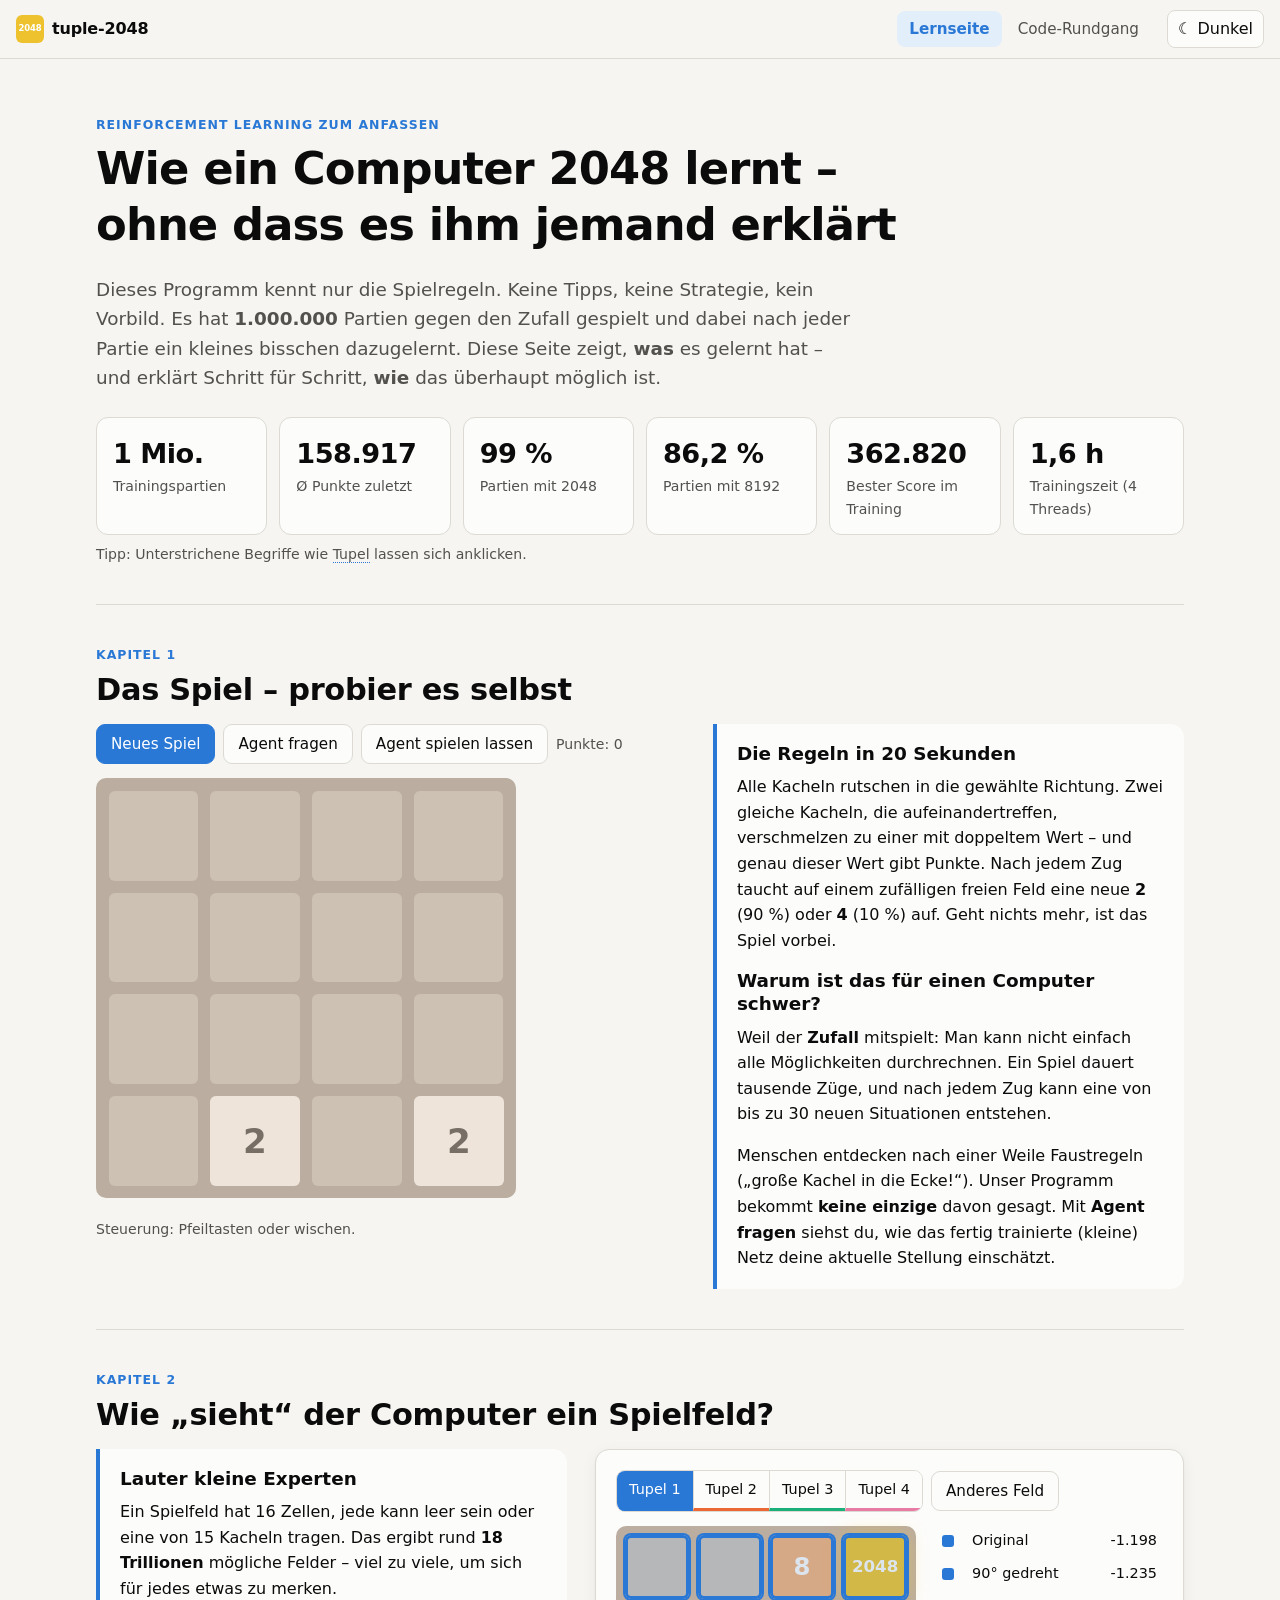
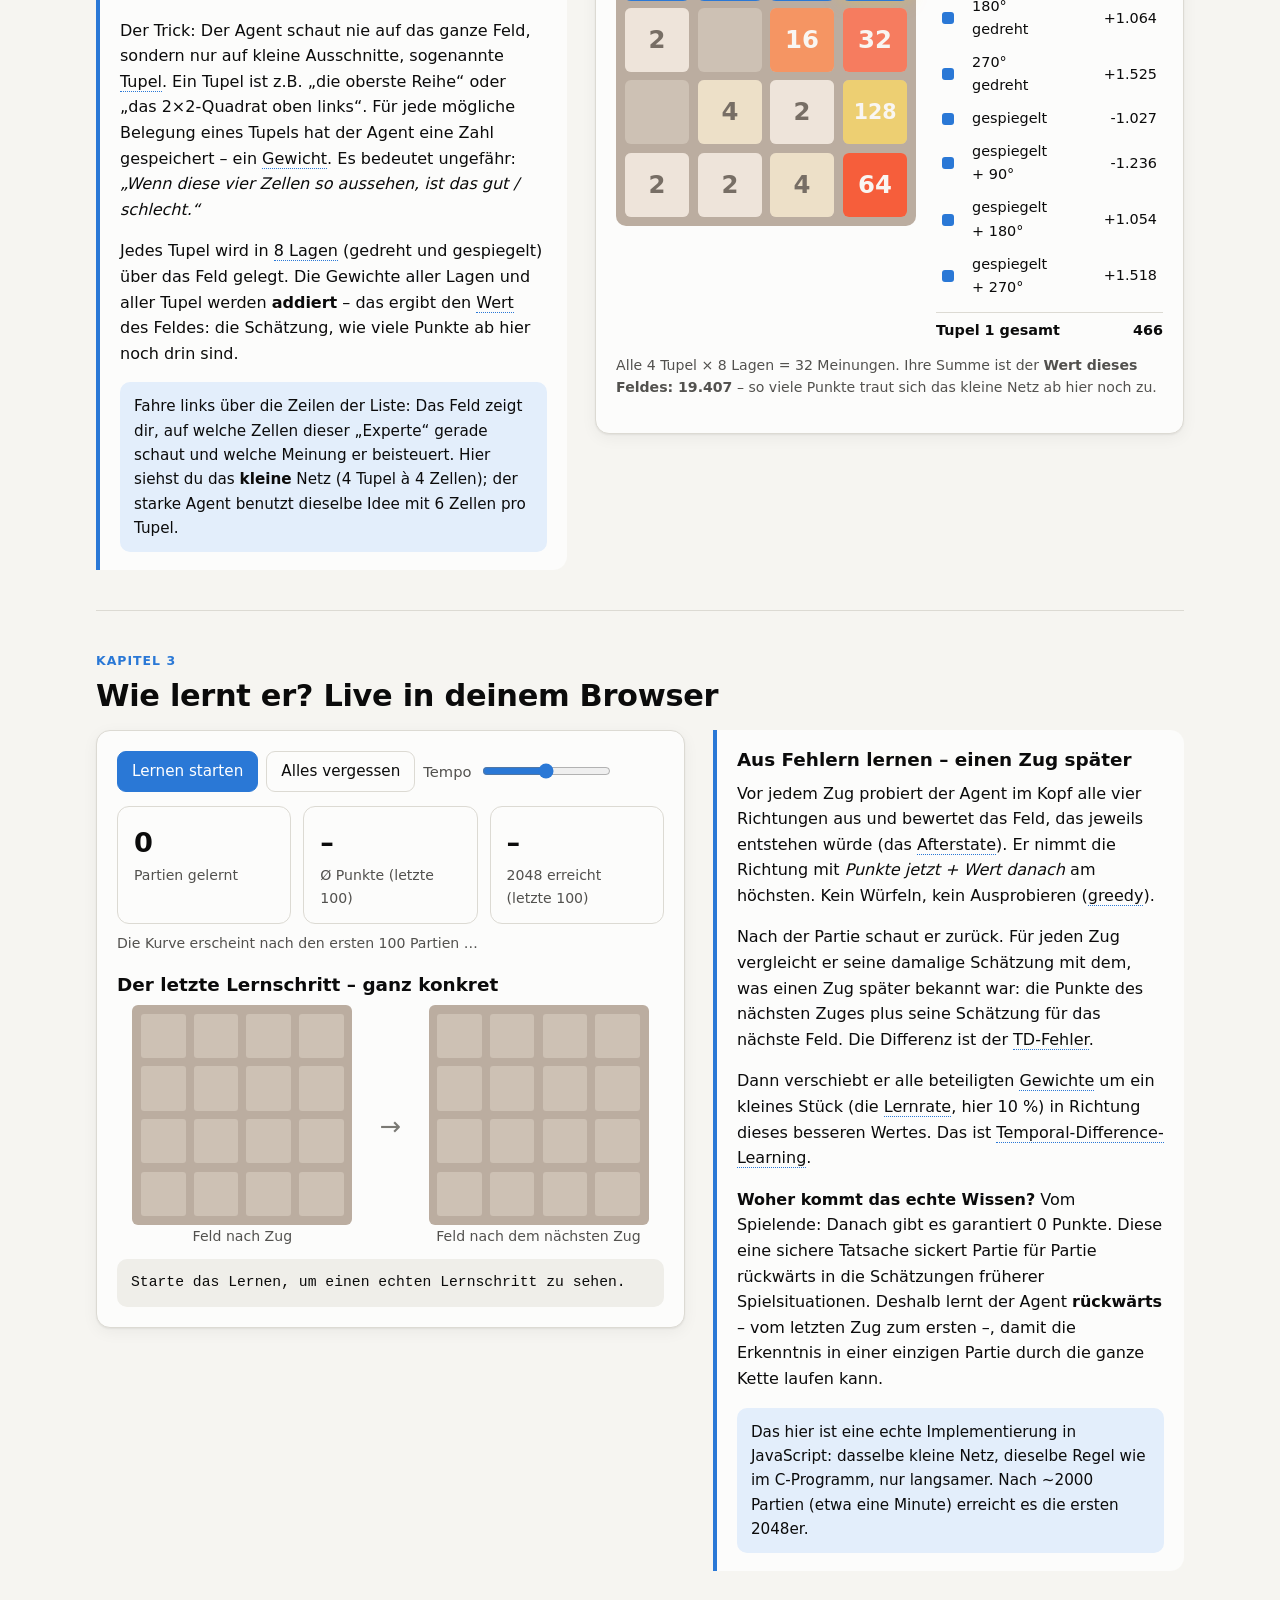
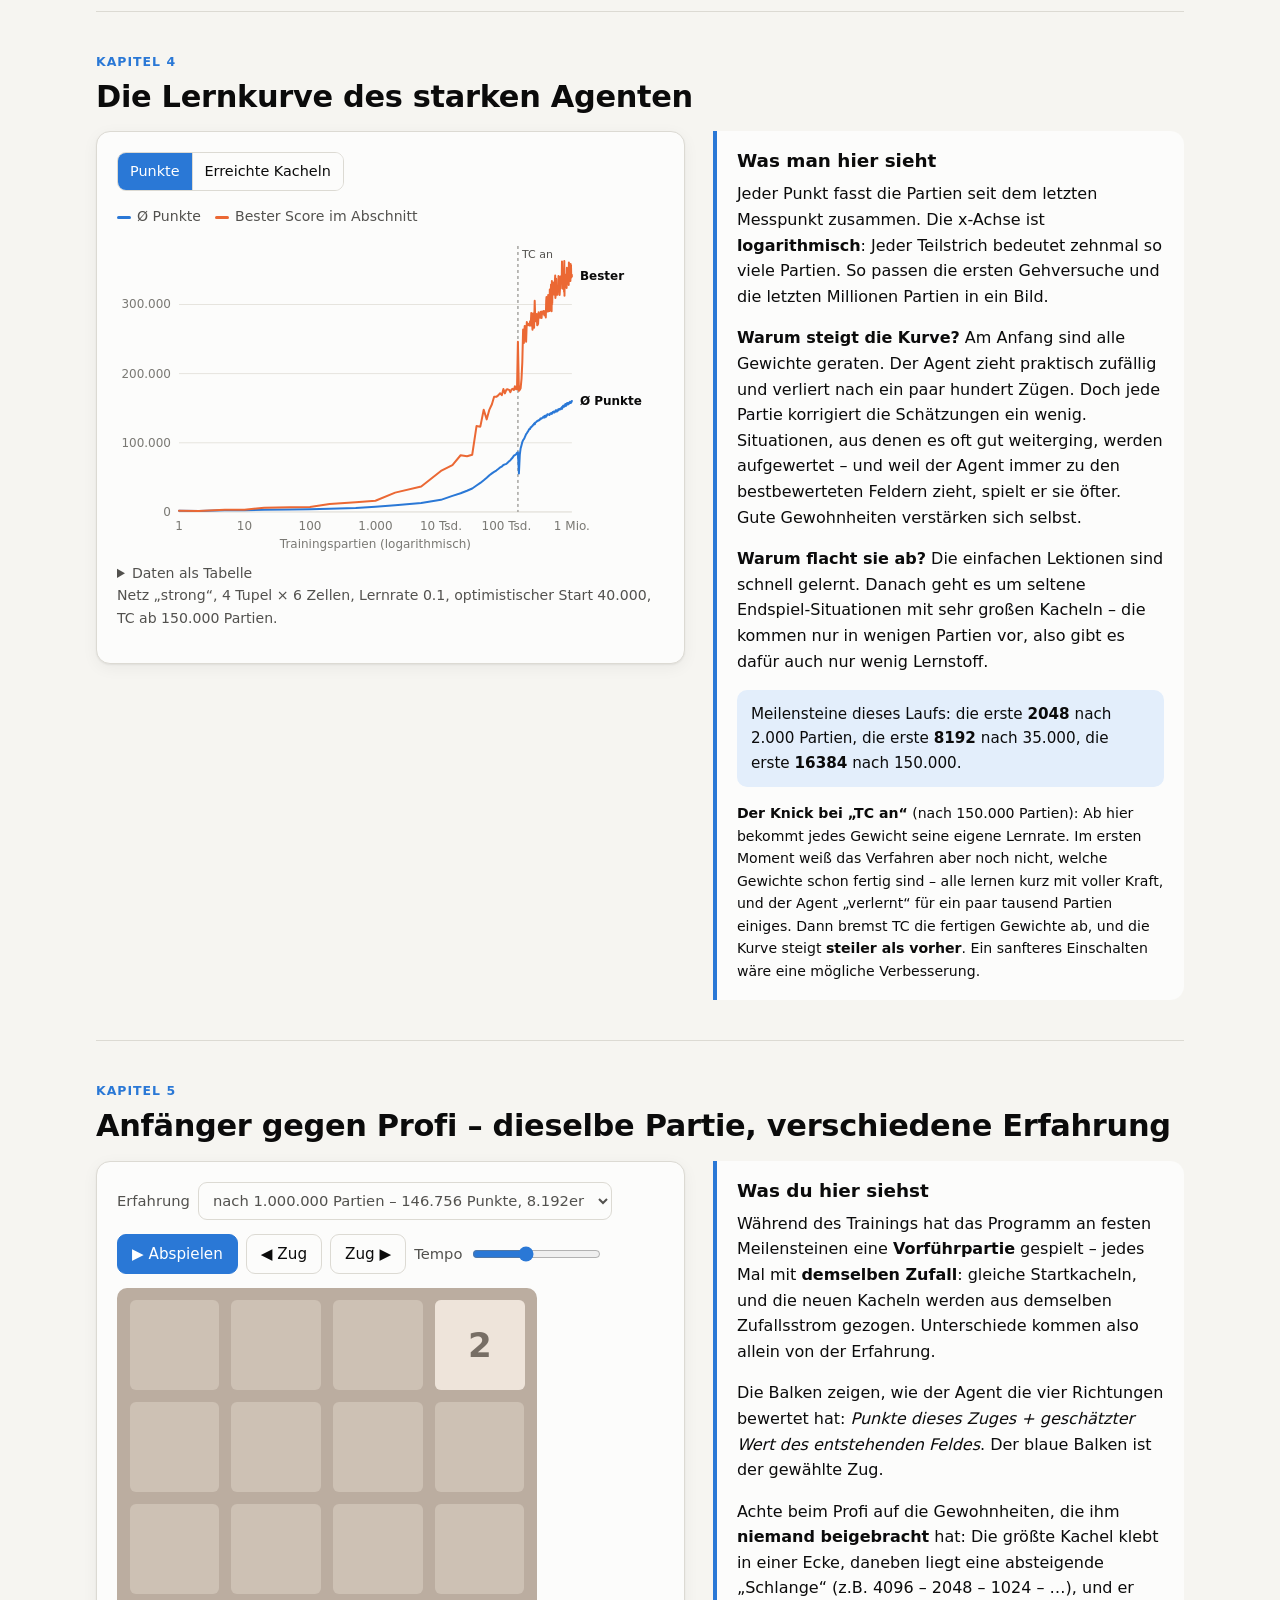
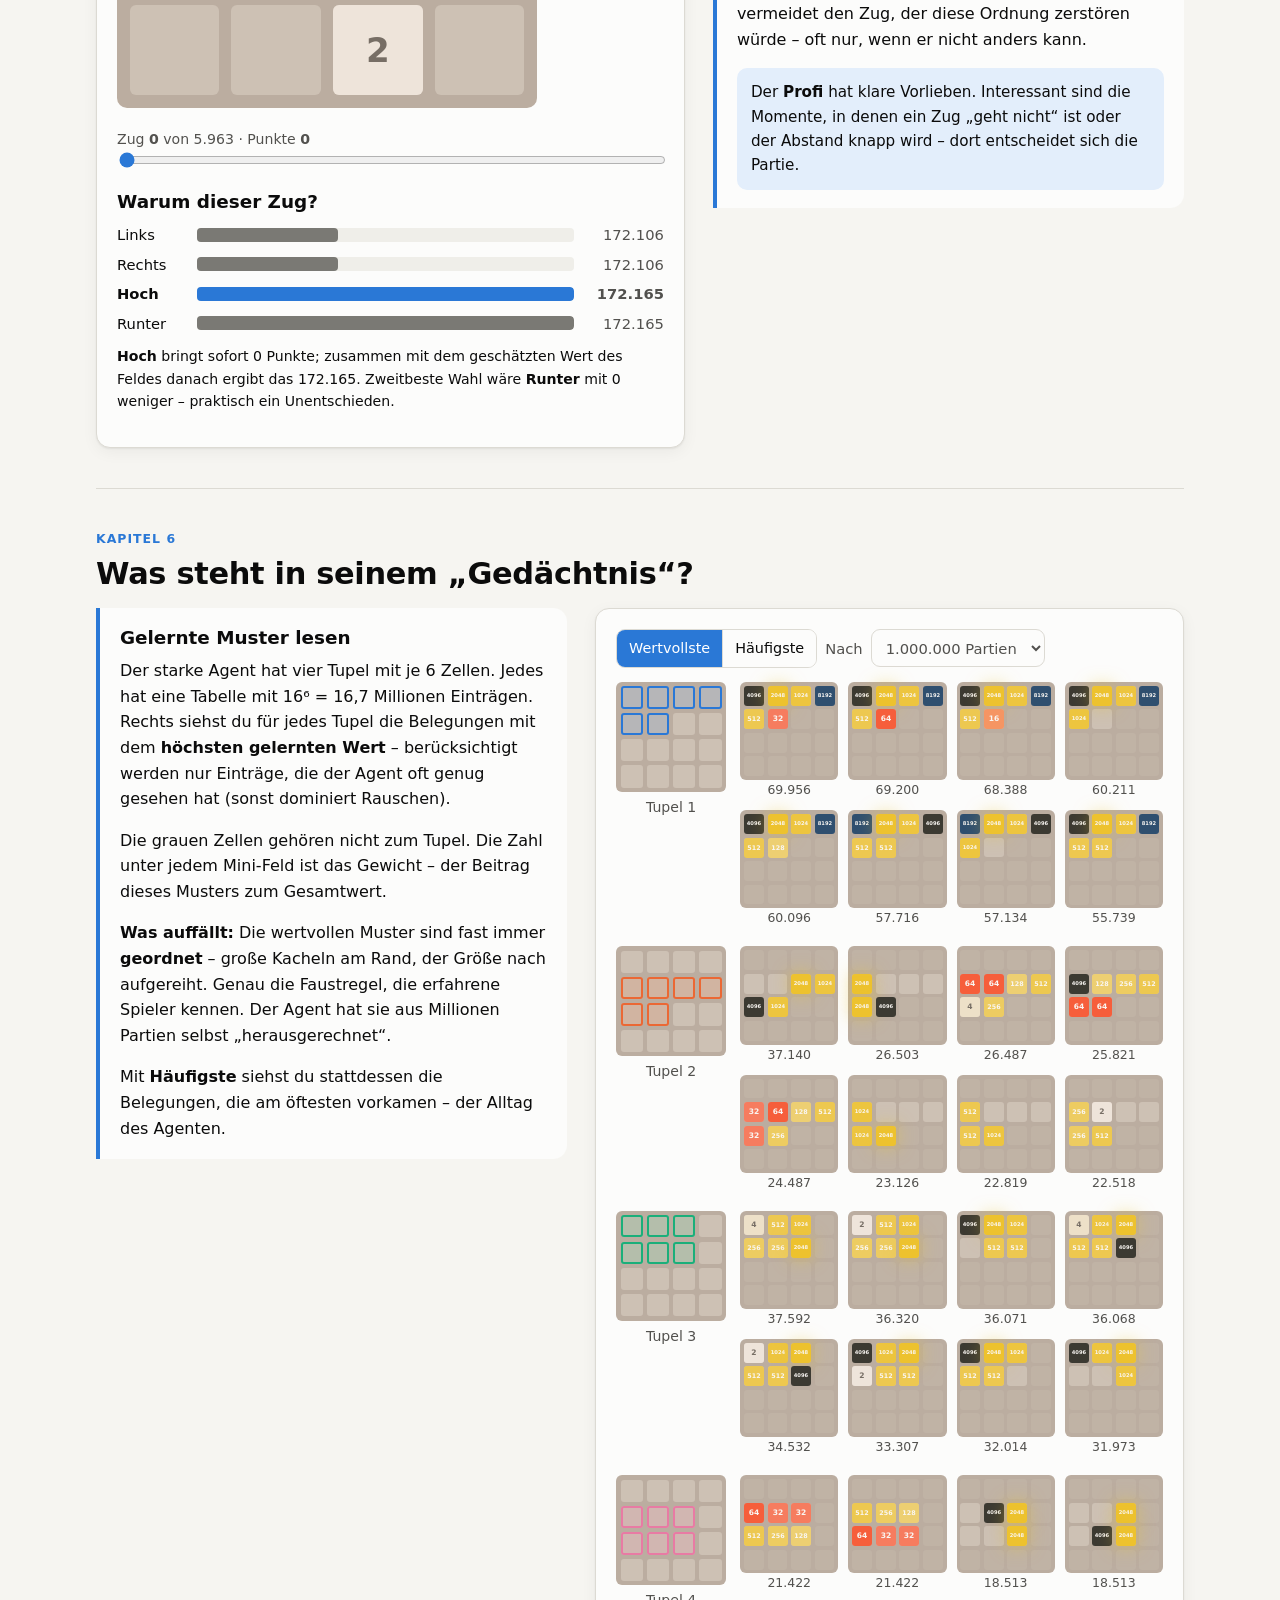
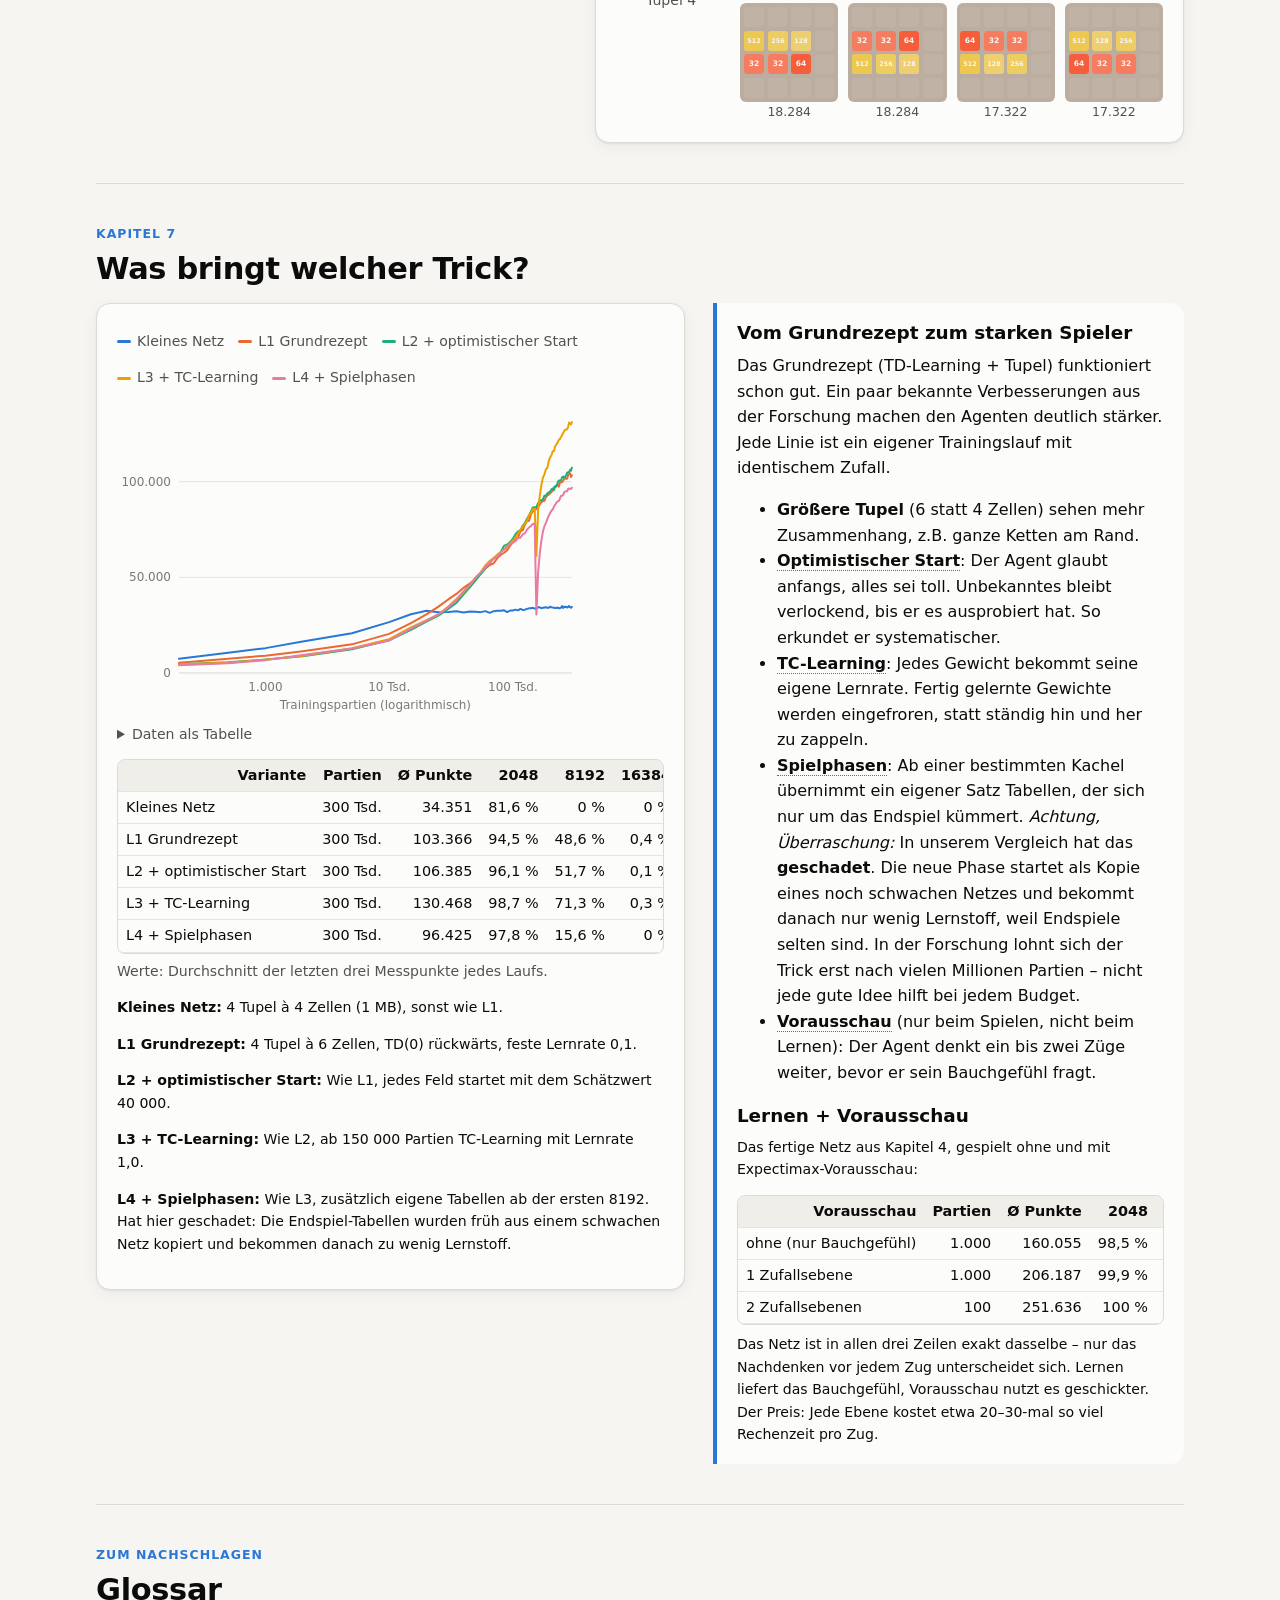
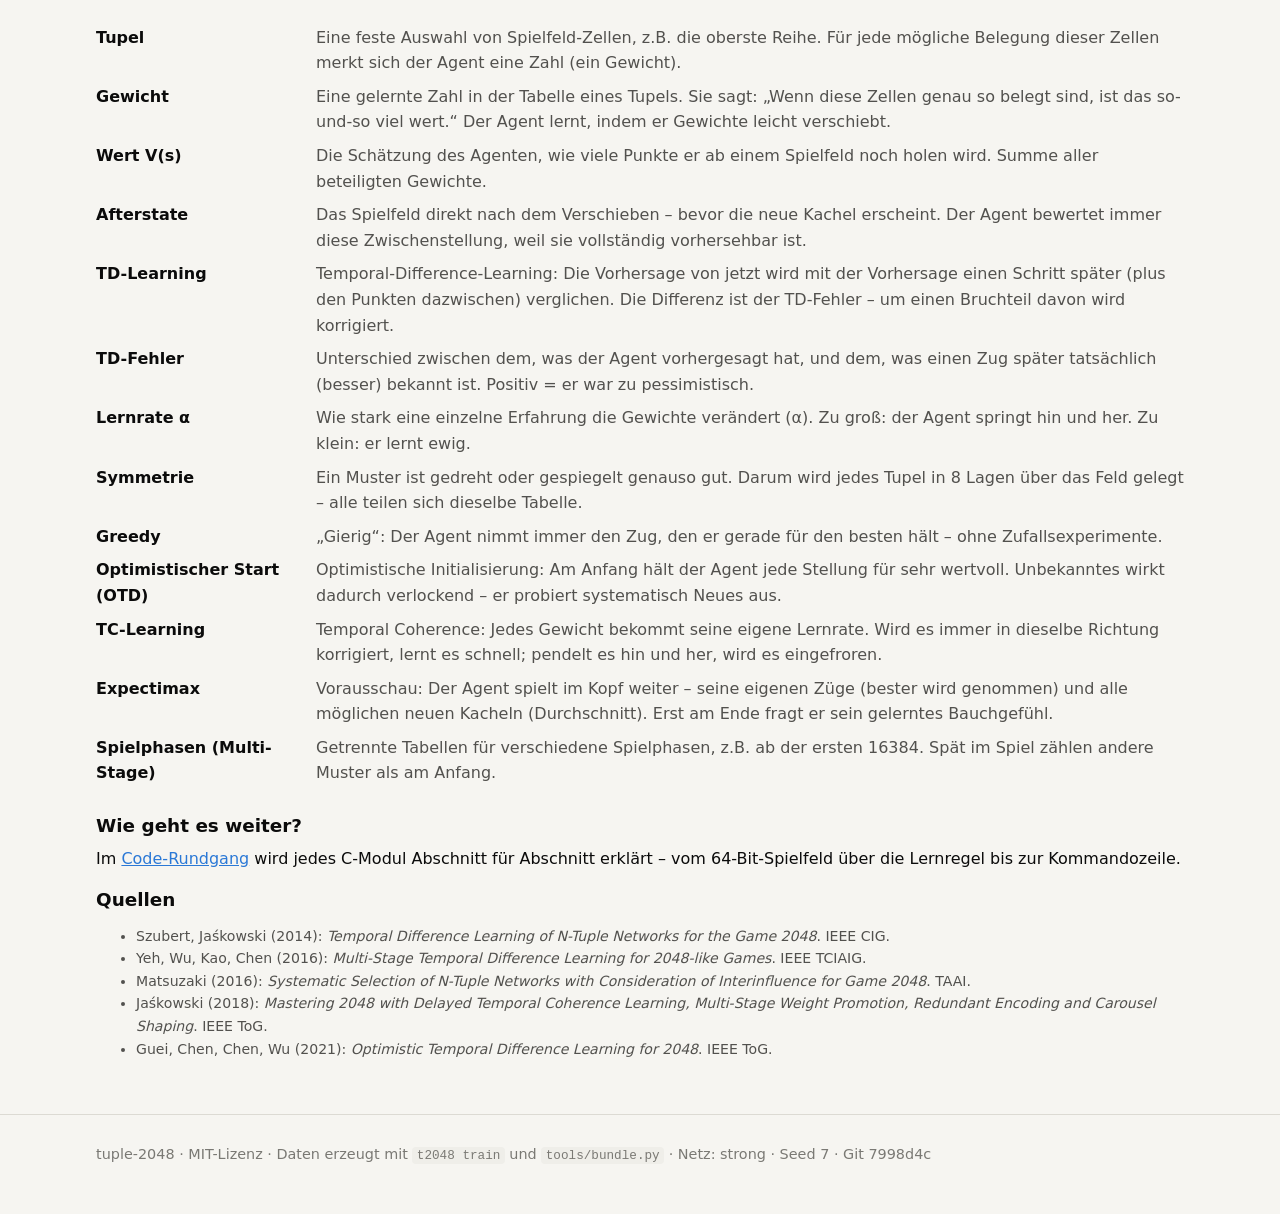
<file: web/index.html>
<!doctype html>
<html lang="de">
<head>
<meta charset="utf-8">
<meta name="viewport" content="width=device-width, initial-scale=1">
<title>tuple-2048 – Wie ein Computer 2048 lernt</title>
<meta name="description" content="Ein selbstlernender 2048-Agent (N-Tuple-Netz + TD-Learning in C) – mit Lernkurve, Replays, gelernten Mustern und Erklärungen in einfacher Sprache.">
<link rel="icon" href="data:image/svg+xml,%3Csvg xmlns='http://www.w3.org/2000/svg' viewBox='0 0 32 32'%3E%3Crect width='32' height='32' rx='7' fill='%23edc22e'/%3E%3Ctext x='16' y='21' font-size='11' font-family='Arial' font-weight='700' text-anchor='middle' fill='white'%3E2048%3C/text%3E%3C/svg%3E">
<link rel="stylesheet" href="css/style.css">
</head>
<body>
<header class="topbar">
  <a class="brand" href="index.html"><span class="brand-tile">2048</span> tuple-2048</a>
  <nav class="topnav" aria-label="Bereiche">
    <a href="index.html" aria-current="page">Lernseite</a>
    <a href="code.html">Code-Rundgang</a>
  </nav>
  <button class="theme-btn" type="button">☾ Dunkel</button>
</header>

<main class="wrap">

<section class="hero">
  <div class="kicker">Reinforcement Learning zum Anfassen</div>
  <h1>Wie ein Computer 2048 lernt –<br>ohne dass es ihm jemand erklärt</h1>
  <p class="lead">Dieses Programm kennt nur die Spielregeln. Keine Tipps, keine Strategie, kein Vorbild.
    Es hat <b data-bind="games">…</b> Partien gegen den Zufall gespielt und dabei nach jeder Partie
    ein kleines bisschen dazugelernt. Diese Seite zeigt, <b>was</b> es gelernt hat – und erklärt Schritt für Schritt,
    <b>wie</b> das überhaupt möglich ist.</p>
  <div class="stats" id="hero-stats"></div>
  <p class="muted small">Tipp: Unterstrichene Begriffe wie <span class="term" data-term="tupel">Tupel</span> lassen sich anklicken.</p>
</section>

<!-- 1 ─────────────────────────────────────────────────────────── -->
<section class="chapter" id="spiel">
  <div class="kicker">Kapitel 1</div>
  <h2>Das Spiel – probier es selbst</h2>
  <div class="split">
    <div>
      <div class="controls">
        <button class="btn primary" id="play-new" type="button">Neues Spiel</button>
        <button class="btn" id="play-ask" type="button">Agent fragen</button>
        <button class="btn" id="play-auto" type="button" aria-pressed="false">Agent spielen lassen</button>
        <span class="muted small" id="play-score">Punkte: 0</span>
      </div>
      <div class="board-row">
        <div id="play-board" style="flex: 0 1 420px; min-width: 240px;"></div>
        <div class="board-side">
          <div class="muted small">Steuerung: Pfeiltasten oder wischen.</div>
          <div id="play-advice"></div>
        </div>
      </div>
    </div>
    <div class="explain">
      <h3>Die Regeln in 20 Sekunden</h3>
      <p>Alle Kacheln rutschen in die gewählte Richtung. Zwei gleiche Kacheln, die aufeinandertreffen,
        verschmelzen zu einer mit doppeltem Wert – und genau dieser Wert gibt Punkte. Nach jedem Zug taucht
        auf einem zufälligen freien Feld eine neue <b>2</b> (90 %) oder <b>4</b> (10 %) auf.
        Geht nichts mehr, ist das Spiel vorbei.</p>
      <h3>Warum ist das für einen Computer schwer?</h3>
      <p>Weil der <b>Zufall</b> mitspielt: Man kann nicht einfach alle Möglichkeiten durchrechnen. Ein Spiel dauert
        tausende Züge, und nach jedem Zug kann eine von bis zu 30 neuen Situationen entstehen.</p>
      <p>Menschen entdecken nach einer Weile Faustregeln („große Kachel in die Ecke!“). Unser Programm bekommt
        <b>keine einzige</b> davon gesagt. Mit <b>Agent fragen</b> siehst du, wie das fertig trainierte
        (kleine) Netz deine aktuelle Stellung einschätzt.</p>
    </div>
  </div>
</section>

<!-- 2 ─────────────────────────────────────────────────────────── -->
<section class="chapter" id="sehen">
  <div class="kicker">Kapitel 2</div>
  <h2>Wie „sieht“ der Computer ein Spielfeld?</h2>
  <div class="split rev">
    <div class="explain">
      <h3>Lauter kleine Experten</h3>
      <p>Ein Spielfeld hat 16 Zellen, jede kann leer sein oder eine von 15 Kacheln tragen. Das ergibt
        rund <b>18 Trillionen</b> mögliche Felder – viel zu viele, um sich für jedes etwas zu merken.</p>
      <p>Der Trick: Der Agent schaut nie auf das ganze Feld, sondern nur auf kleine Ausschnitte, sogenannte
        <span class="term" data-term="tupel">Tupel</span>. Ein Tupel ist z.B. „die oberste Reihe“ oder
        „das 2×2-Quadrat oben links“. Für jede mögliche Belegung eines Tupels hat der Agent eine Zahl
        gespeichert – ein <span class="term" data-term="gewicht">Gewicht</span>. Es bedeutet ungefähr:
        <i>„Wenn diese vier Zellen so aussehen, ist das gut / schlecht.“</i></p>
      <p>Jedes Tupel wird in <span class="term" data-term="symmetrie">8 Lagen</span> (gedreht und gespiegelt) über
        das Feld gelegt. Die Gewichte aller Lagen und aller Tupel werden <b>addiert</b> – das ergibt den
        <span class="term" data-term="wert">Wert</span> des Feldes: die Schätzung, wie viele Punkte ab hier
        noch drin sind.</p>
      <p class="note-box small">Fahre links über die Zeilen der Liste: Das Feld zeigt dir, auf welche Zellen dieser
        „Experte“ gerade schaut und welche Meinung er beisteuert. Hier siehst du das <b>kleine</b> Netz
        (4 Tupel à 4 Zellen); der starke Agent benutzt dieselbe Idee mit 6 Zellen pro Tupel.</p>
    </div>
    <div class="card">
      <div class="controls">
        <div class="seg" id="lens-tuples" role="group" aria-label="Tupel wählen"></div>
        <button class="btn" id="lens-next" type="button">Anderes Feld</button>
      </div>
      <div class="board-row">
        <div id="lens-board" style="flex: 0 1 300px; min-width: 220px;"></div>
        <div class="board-side">
          <div class="lens-list" id="lens-list"></div>
        </div>
      </div>
      <p class="small muted" id="lens-total" style="margin-top:12px"></p>
    </div>
  </div>
</section>

<!-- 3 ─────────────────────────────────────────────────────────── -->
<section class="chapter" id="lernen">
  <div class="kicker">Kapitel 3</div>
  <h2>Wie lernt er? Live in deinem Browser</h2>
  <div class="split">
    <div class="card">
      <div class="controls">
        <button class="btn primary" id="live-start" type="button">Lernen starten</button>
        <button class="btn" id="live-reset" type="button">Alles vergessen</button>
        <label class="inline">Tempo <input type="range" id="live-speed" min="1" max="3" value="2"></label>
      </div>
      <div class="stats" style="margin-top:0">
        <div class="stat"><div class="v" id="live-games">0</div><div class="l">Partien gelernt</div></div>
        <div class="stat"><div class="v" id="live-avg">–</div><div class="l">Ø Punkte (letzte 100)</div></div>
        <div class="stat"><div class="v" id="live-2048">–</div><div class="l">2048 erreicht (letzte 100)</div></div>
      </div>
      <div id="live-chart"></div>
      <h3 style="margin-top:18px">Der letzte Lernschritt – ganz konkret</h3>
      <div class="td-flow">
        <div><div id="td-a"></div><div class="small muted" style="text-align:center">Feld nach Zug <span id="td-t"></span></div></div>
        <div class="arrow">→</div>
        <div><div id="td-b"></div><div class="small muted" style="text-align:center">Feld nach dem nächsten Zug</div></div>
      </div>
      <div class="formula" id="td-formula" style="margin-top:12px">Starte das Lernen, um einen echten Lernschritt zu sehen.</div>
    </div>
    <div class="explain">
      <h3>Aus Fehlern lernen – einen Zug später</h3>
      <p>Vor jedem Zug probiert der Agent im Kopf alle vier Richtungen aus und bewertet das Feld, das jeweils
        entstehen würde (das <span class="term" data-term="afterstate">Afterstate</span>). Er nimmt die Richtung mit
        <i>Punkte jetzt + Wert danach</i> am höchsten. Kein Würfeln, kein Ausprobieren
        (<span class="term" data-term="greedy">greedy</span>).</p>
      <p>Nach der Partie schaut er zurück. Für jeden Zug vergleicht er seine damalige Schätzung mit dem, was
        einen Zug später bekannt war: die Punkte des nächsten Zuges plus seine Schätzung für das nächste Feld.
        Die Differenz ist der <span class="term" data-term="tdfehler">TD-Fehler</span>.</p>
      <p>Dann verschiebt er alle beteiligten <span class="term" data-term="gewicht">Gewichte</span> um ein kleines Stück
        (die <span class="term" data-term="lernrate">Lernrate</span>, hier 10 %) in Richtung dieses besseren Wertes.
        Das ist <span class="term" data-term="td">Temporal-Difference-Learning</span>.</p>
      <p><b>Woher kommt das echte Wissen?</b> Vom Spielende: Danach gibt es garantiert 0 Punkte. Diese eine sichere
        Tatsache sickert Partie für Partie rückwärts in die Schätzungen früherer Spielsituationen.
        Deshalb lernt der Agent <b>rückwärts</b> – vom letzten Zug zum ersten –, damit die Erkenntnis in einer
        einzigen Partie durch die ganze Kette laufen kann.</p>
      <p class="note-box small">Das hier ist eine echte Implementierung in JavaScript: dasselbe kleine Netz, dieselbe Regel
        wie im C-Programm, nur langsamer. Nach ~2000 Partien (etwa eine Minute) erreicht es die ersten 2048er.</p>
    </div>
  </div>
</section>

<!-- 4 ─────────────────────────────────────────────────────────── -->
<section class="chapter" id="kurve">
  <div class="kicker">Kapitel 4</div>
  <h2>Die Lernkurve des starken Agenten</h2>
  <div class="split">
    <div class="card">
      <div class="controls">
        <div class="seg" id="curve-mode" role="group" aria-label="Ansicht">
          <button type="button" aria-pressed="true" data-mode="score">Punkte</button>
          <button type="button" aria-pressed="false" data-mode="rates">Erreichte Kacheln</button>
        </div>
      </div>
      <div id="curve-chart"></div>
      <p class="small muted" id="curve-note"></p>
    </div>
    <div class="explain">
      <h3>Was man hier sieht</h3>
      <p>Jeder Punkt fasst die Partien seit dem letzten Messpunkt zusammen. Die x-Achse ist
        <b>logarithmisch</b>: Jeder Teilstrich bedeutet zehnmal so viele Partien. So passen die ersten
        Gehversuche und die letzten Millionen Partien in ein Bild.</p>
      <p><b>Warum steigt die Kurve?</b> Am Anfang sind alle Gewichte geraten. Der Agent zieht praktisch zufällig
        und verliert nach ein paar hundert Zügen. Doch jede Partie korrigiert die Schätzungen ein wenig. Situationen,
        aus denen es oft gut weiterging, werden aufgewertet – und weil der Agent immer zu den bestbewerteten
        Feldern zieht, spielt er sie öfter. Gute Gewohnheiten verstärken sich selbst.</p>
      <p><b>Warum flacht sie ab?</b> Die einfachen Lektionen sind schnell gelernt. Danach geht es um seltene
        Endspiel-Situationen mit sehr großen Kacheln – die kommen nur in wenigen Partien vor, also gibt es
        dafür auch nur wenig Lernstoff.</p>
      <div id="curve-facts"></div>
    </div>
  </div>
</section>

<!-- 5 ─────────────────────────────────────────────────────────── -->
<section class="chapter" id="replay">
  <div class="kicker">Kapitel 5</div>
  <h2>Anfänger gegen Profi – dieselbe Partie, verschiedene Erfahrung</h2>
  <div class="split">
    <div class="card">
      <div class="controls">
        <label class="inline">Erfahrung <select id="rep-select"></select></label>
      </div>
      <div class="controls">
        <button class="btn primary" id="rep-play" type="button">▶ Abspielen</button>
        <button class="btn" id="rep-back" type="button" aria-label="Ein Zug zurück">◀ Zug</button>
        <button class="btn" id="rep-step" type="button" aria-label="Ein Zug vor">Zug ▶</button>
        <label class="inline">Tempo <input type="range" id="rep-speed" min="0" max="5" value="2"></label>
      </div>
      <div class="board-row">
        <div id="rep-board" style="flex: 0 1 420px; min-width: 240px;"></div>
        <div class="board-side">
          <div class="small muted" id="rep-status"></div>
          <input type="range" id="rep-seek" min="0" max="0" value="0" style="width:100%" aria-label="Zug wählen">
          <h3 style="margin:14px 0 4px">Warum dieser Zug?</h3>
          <div class="qbars" id="rep-q"></div>
          <p class="small" id="rep-why"></p>
        </div>
      </div>
    </div>
    <div class="explain">
      <h3>Was du hier siehst</h3>
      <p>Während des Trainings hat das Programm an festen Meilensteinen eine <b>Vorführpartie</b> gespielt –
        jedes Mal mit <b>demselben Zufall</b>: gleiche Startkacheln, und die neuen Kacheln werden aus demselben Zufallsstrom gezogen.
        Unterschiede kommen also allein von der Erfahrung.</p>
      <p>Die Balken zeigen, wie der Agent die vier Richtungen bewertet hat:
        <i>Punkte dieses Zuges + geschätzter Wert des entstehenden Feldes</i>. Der blaue Balken ist der gewählte Zug.</p>
      <p>Achte beim Profi auf die Gewohnheiten, die ihm <b>niemand beigebracht</b> hat: Die größte Kachel klebt in einer
        Ecke, daneben liegt eine absteigende „Schlange“ (z.B. 4096 – 2048 – 1024 – …), und er vermeidet den Zug, der
        diese Ordnung zerstören würde – oft nur, wenn er nicht anders kann.</p>
      <p class="note-box small" id="rep-note">Beim Anfänger (wenige Partien) liegen die Werte nah beieinander –
        er „weiß“ noch nicht, was gut ist.</p>
    </div>
  </div>
</section>

<!-- 6 ─────────────────────────────────────────────────────────── -->
<section class="chapter" id="muster">
  <div class="kicker">Kapitel 6</div>
  <h2>Was steht in seinem „Gedächtnis“?</h2>
  <div class="split rev">
    <div class="explain">
      <h3>Gelernte Muster lesen</h3>
      <p>Der starke Agent hat vier Tupel mit je 6 Zellen. Jedes hat eine Tabelle mit 16⁶ = 16,7 Millionen Einträgen.
        Rechts siehst du für jedes Tupel die Belegungen mit dem <b>höchsten gelernten Wert</b> – berücksichtigt werden nur
        Einträge, die der Agent oft genug gesehen hat (sonst dominiert Rauschen).</p>
      <p>Die grauen Zellen gehören nicht zum Tupel. Die Zahl unter jedem Mini-Feld ist das Gewicht – der Beitrag
        dieses Musters zum Gesamtwert.</p>
      <p><b>Was auffällt:</b> Die wertvollen Muster sind fast immer <b>geordnet</b> – große Kacheln am Rand,
        der Größe nach aufgereiht. Genau die Faustregel, die erfahrene Spieler kennen. Der Agent hat sie
        aus Millionen Partien selbst „herausgerechnet“.</p>
      <p>Mit <b>Häufigste</b> siehst du stattdessen die Belegungen, die am öftesten vorkamen – der Alltag des Agenten.</p>
    </div>
    <div class="card">
      <div class="controls">
        <div class="seg" id="pat-mode" role="group" aria-label="Sortierung">
          <button type="button" aria-pressed="true" data-mode="top_value">Wertvollste</button>
          <button type="button" aria-pressed="false" data-mode="top_visited">Häufigste</button>
        </div>
        <label class="inline">Nach <select id="pat-snap"></select></label>
      </div>
      <div class="patterns" id="patterns"></div>
    </div>
  </div>
</section>

<!-- 7 ─────────────────────────────────────────────────────────── -->
<section class="chapter" id="tricks">
  <div class="kicker">Kapitel 7</div>
  <h2>Was bringt welcher Trick?</h2>
  <div class="split">
    <div class="card">
      <div id="ab-chart"></div>
      <div id="ab-table" style="margin-top:14px"></div>
    </div>
    <div class="explain">
      <h3>Vom Grundrezept zum starken Spieler</h3>
      <p>Das Grundrezept (TD-Learning + Tupel) funktioniert schon gut. Ein paar bekannte Verbesserungen aus der Forschung
        machen den Agenten deutlich stärker. Jede Linie ist ein eigener Trainingslauf mit identischem Zufall.</p>
      <ul>
        <li><b>Größere Tupel</b> (6 statt 4 Zellen) sehen mehr Zusammenhang, z.B. ganze Ketten am Rand.</li>
        <li><b><span class="term" data-term="otd">Optimistischer Start</span></b>: Der Agent glaubt anfangs, alles sei toll.
          Unbekanntes bleibt verlockend, bis er es ausprobiert hat. So erkundet er systematischer.</li>
        <li><b><span class="term" data-term="tc">TC-Learning</span></b>: Jedes Gewicht bekommt seine eigene Lernrate.
          Fertig gelernte Gewichte werden eingefroren, statt ständig hin und her zu zappeln.</li>
        <li><b><span class="term" data-term="multistage">Spielphasen</span></b>: Ab einer bestimmten Kachel übernimmt ein
          eigener Satz Tabellen, der sich nur um das Endspiel kümmert. <i>Achtung, Überraschung:</i> In unserem Vergleich
          hat das <b>geschadet</b>. Die neue Phase startet als Kopie eines noch schwachen Netzes und bekommt danach nur
          wenig Lernstoff, weil Endspiele selten sind. In der Forschung lohnt sich der Trick erst nach vielen Millionen
          Partien – nicht jede gute Idee hilft bei jedem Budget.</li>
        <li><b><span class="term" data-term="expectimax">Vorausschau</span></b> (nur beim Spielen, nicht beim Lernen):
          Der Agent denkt ein bis zwei Züge weiter, bevor er sein Bauchgefühl fragt.</li>
      </ul>
      <div id="showcase"></div>
    </div>
  </div>
</section>

<!-- 8 ─────────────────────────────────────────────────────────── -->
<section class="chapter" id="glossar">
  <div class="kicker">Zum Nachschlagen</div>
  <h2>Glossar</h2>
  <dl class="glossary" id="glossary"></dl>
  <h3 style="margin-top:28px">Wie geht es weiter?</h3>
  <p>Im <a href="code.html">Code-Rundgang</a> wird jedes C-Modul Abschnitt für Abschnitt erklärt – vom 64-Bit-Spielfeld
    über die Lernregel bis zur Kommandozeile.</p>
  <h3>Quellen</h3>
  <ul class="small muted">
    <li>Szubert, Jaśkowski (2014): <i>Temporal Difference Learning of N-Tuple Networks for the Game 2048</i>. IEEE CIG.</li>
    <li>Yeh, Wu, Kao, Chen (2016): <i>Multi-Stage Temporal Difference Learning for 2048-like Games</i>. IEEE TCIAIG.</li>
    <li>Matsuzaki (2016): <i>Systematic Selection of N-Tuple Networks with Consideration of Interinfluence for Game 2048</i>. TAAI.</li>
    <li>Jaśkowski (2018): <i>Mastering 2048 with Delayed Temporal Coherence Learning, Multi-Stage Weight Promotion, Redundant Encoding and Carousel Shaping</i>. IEEE ToG.</li>
    <li>Guei, Chen, Chen, Wu (2021): <i>Optimistic Temporal Difference Learning for 2048</i>. IEEE ToG.</li>
  </ul>
</section>

</main>
<footer>
  <div class="wrap">tuple-2048 · MIT-Lizenz · Daten erzeugt mit <code>t2048 train</code> und <code>tools/bundle.py</code> ·
    <span id="footer-meta"></span></div>
</footer>

<script src="data/runs.js"></script>
<script src="js/engine.js"></script>
<script src="js/common.js"></script>
<script src="js/chart.js"></script>
<script src="js/dashboard.js"></script>
</body>
</html>
</file>
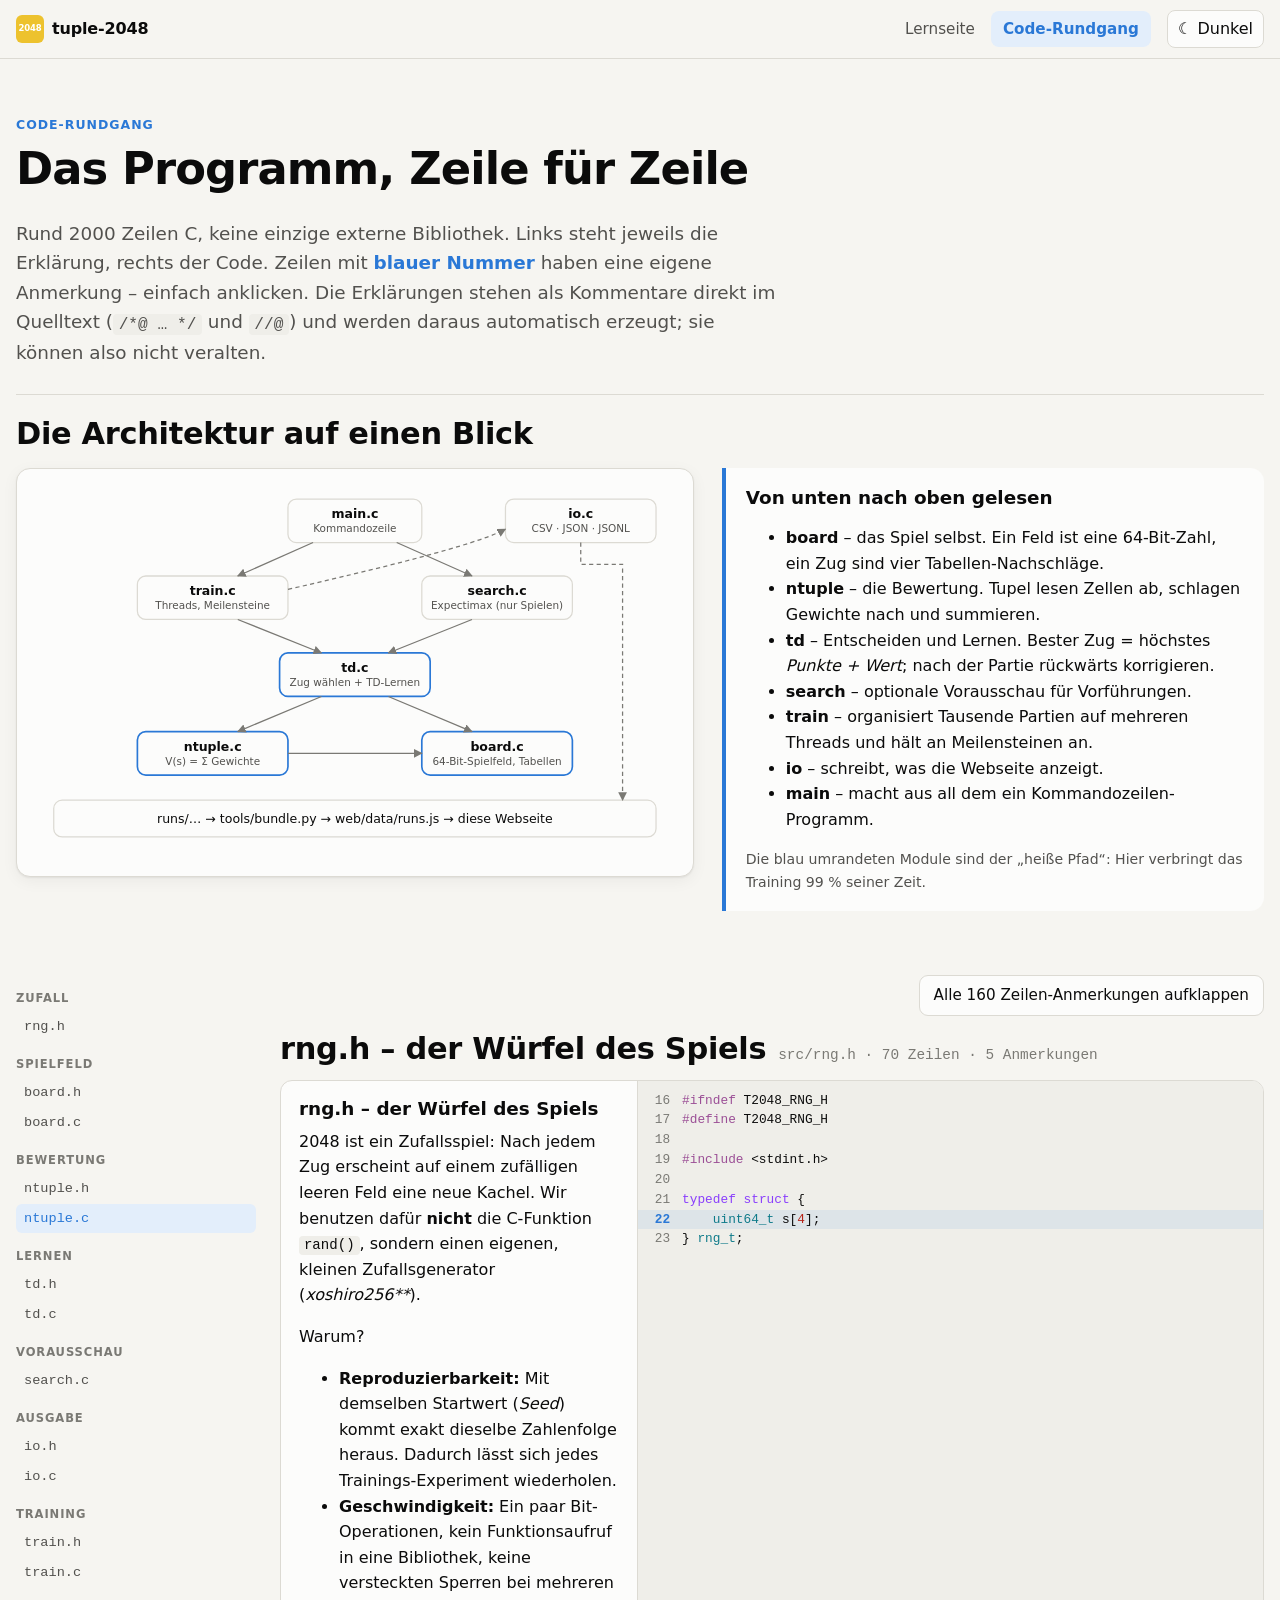
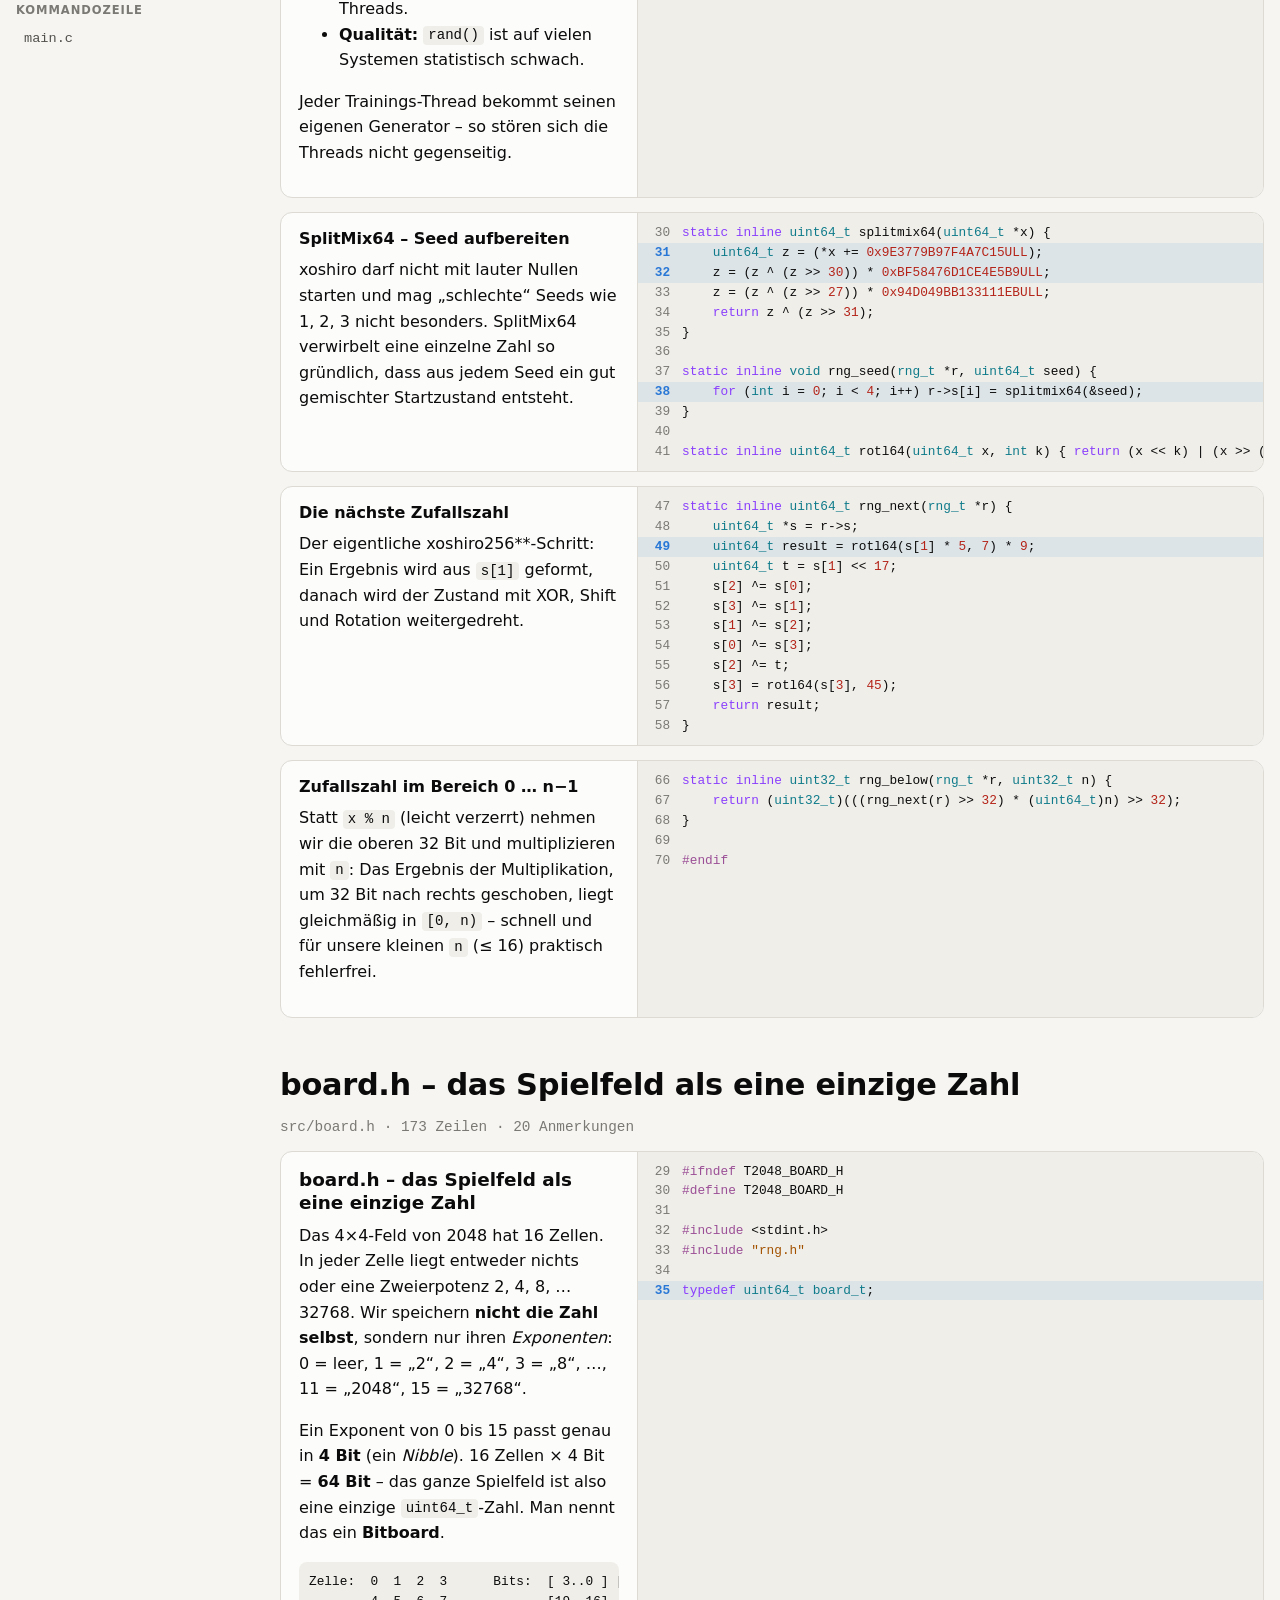
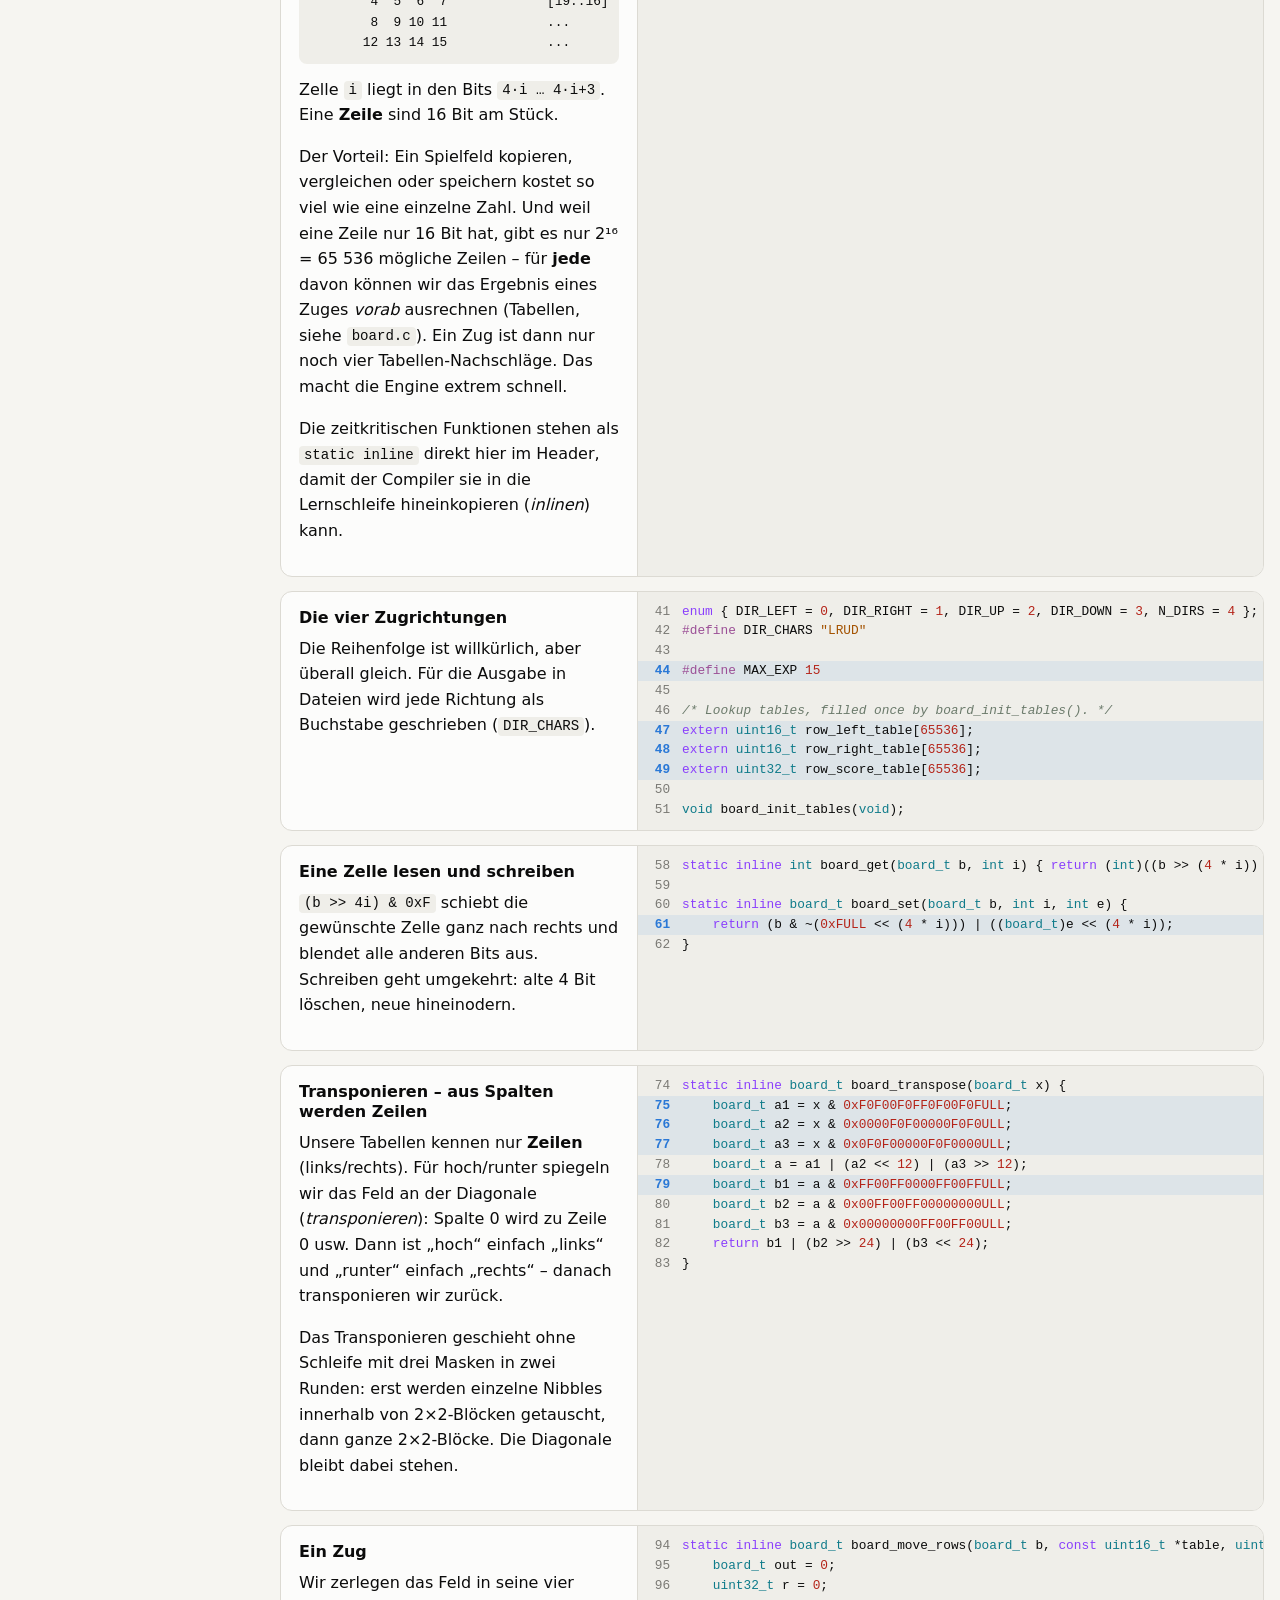
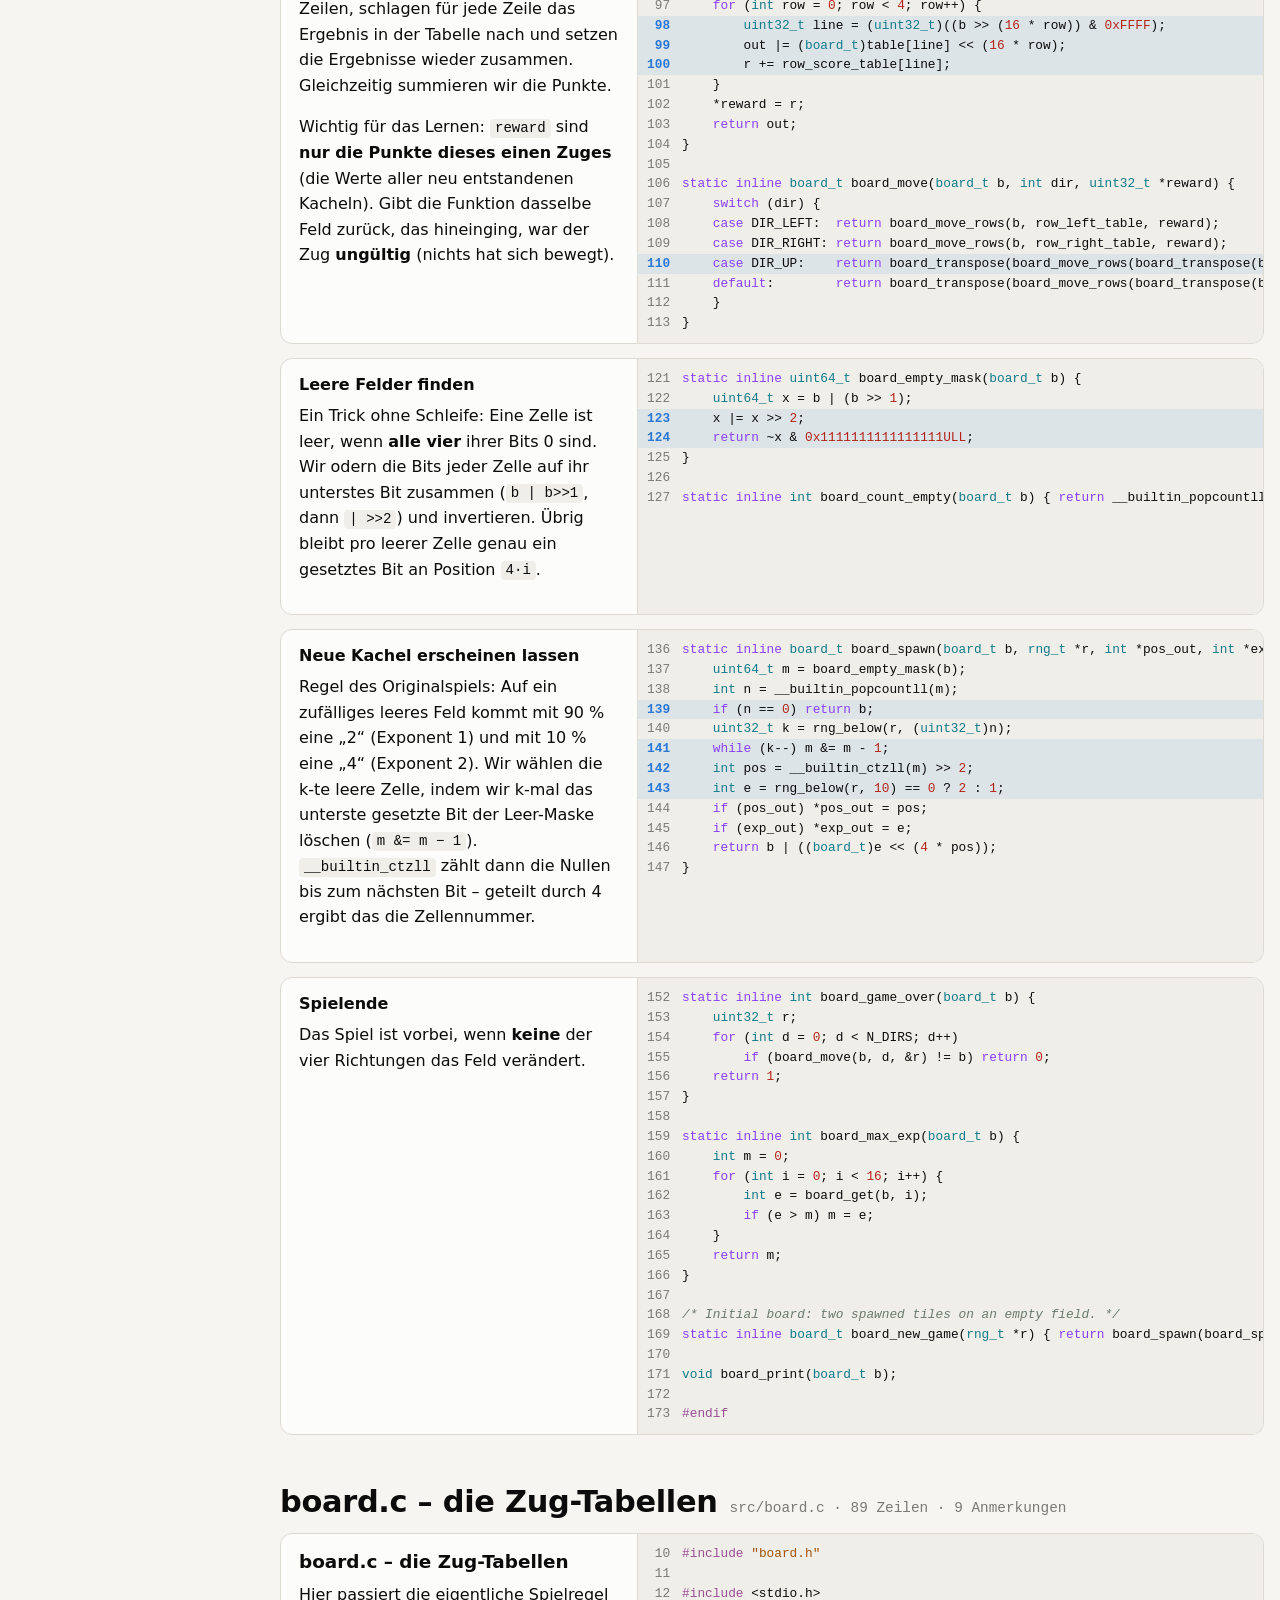
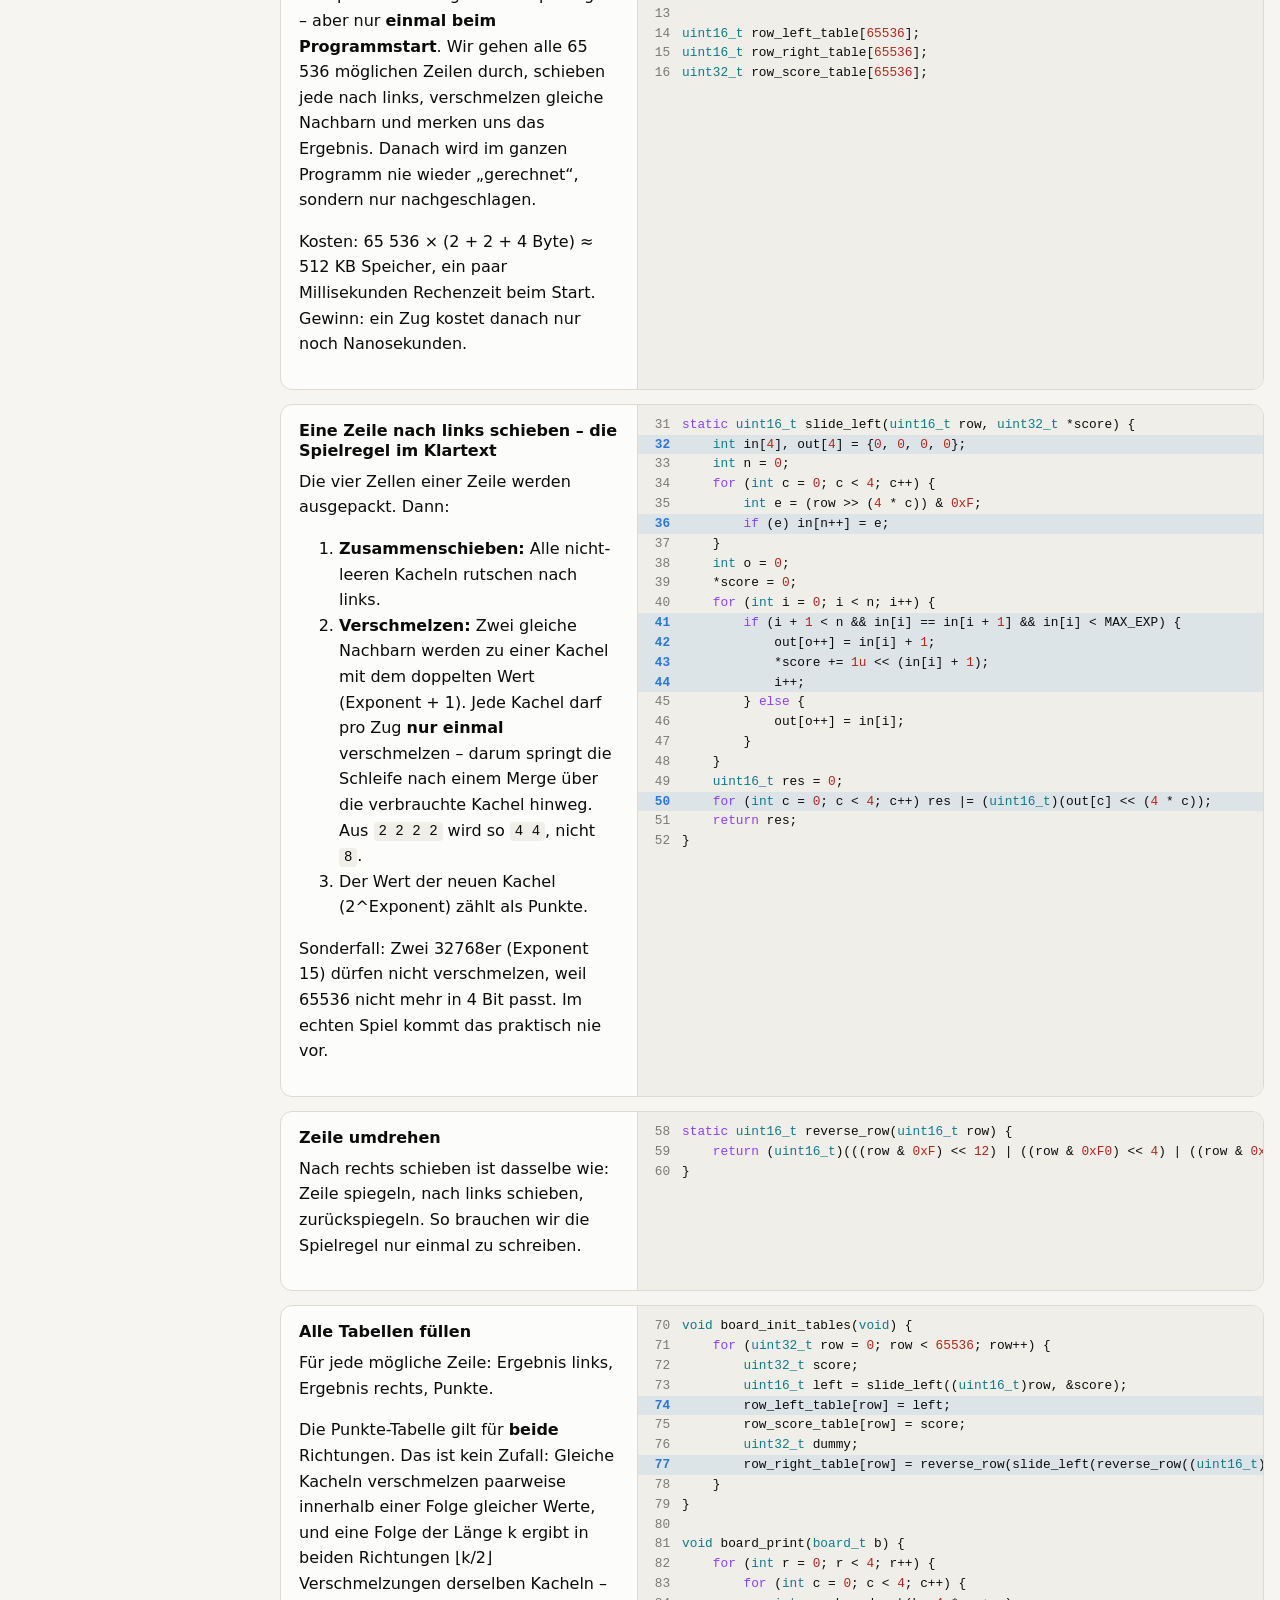
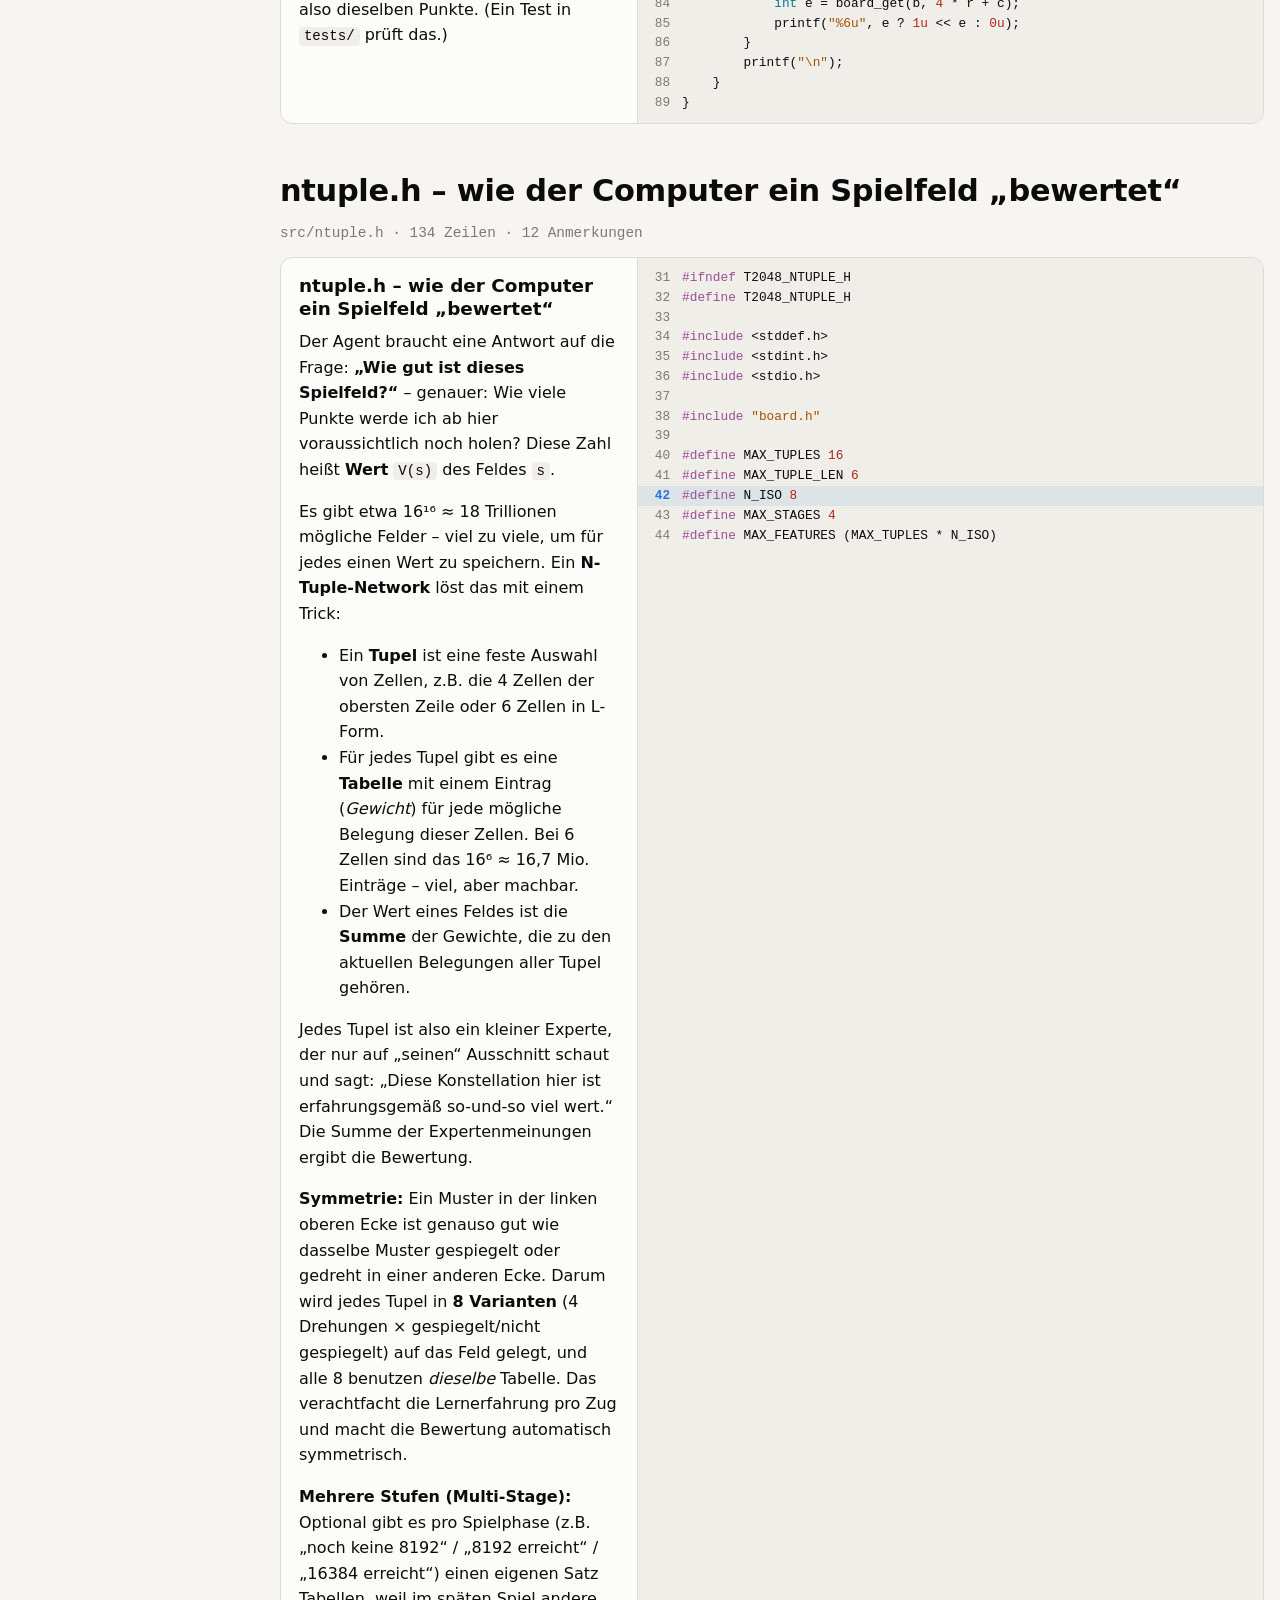
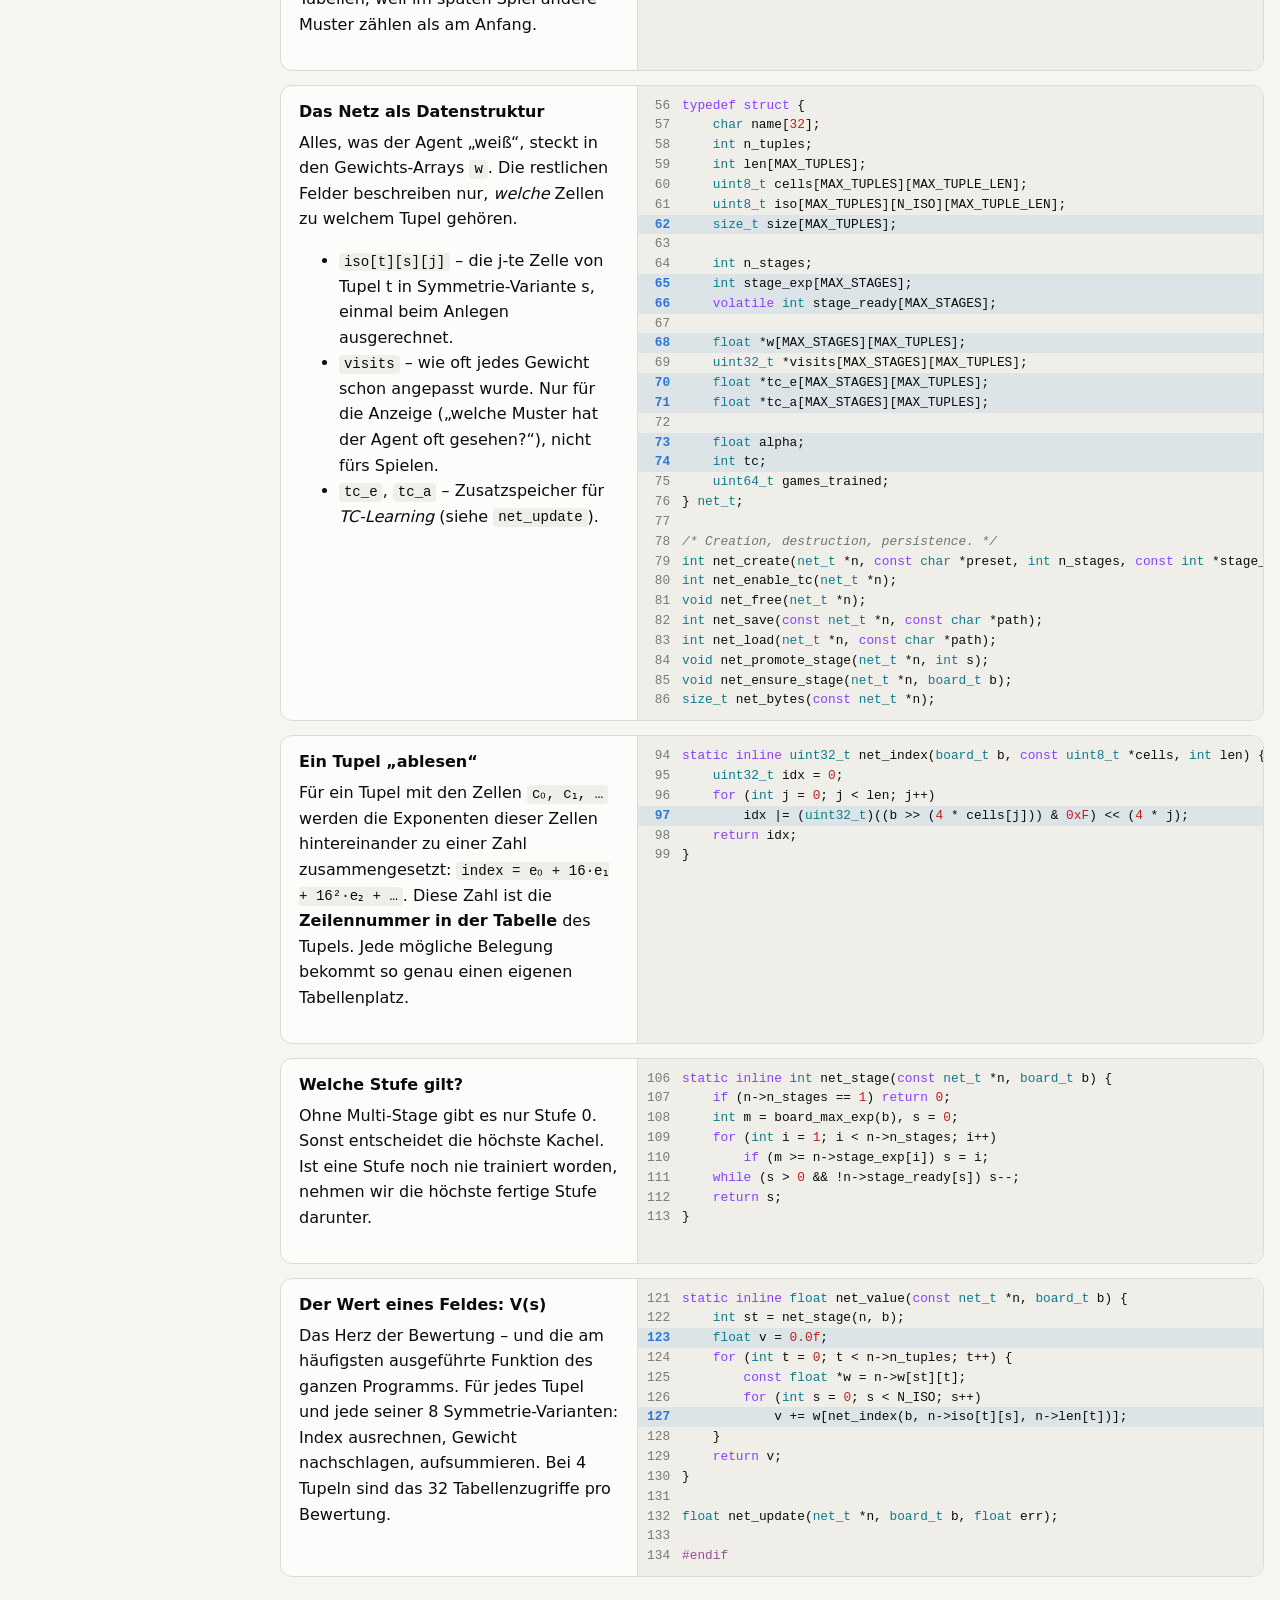
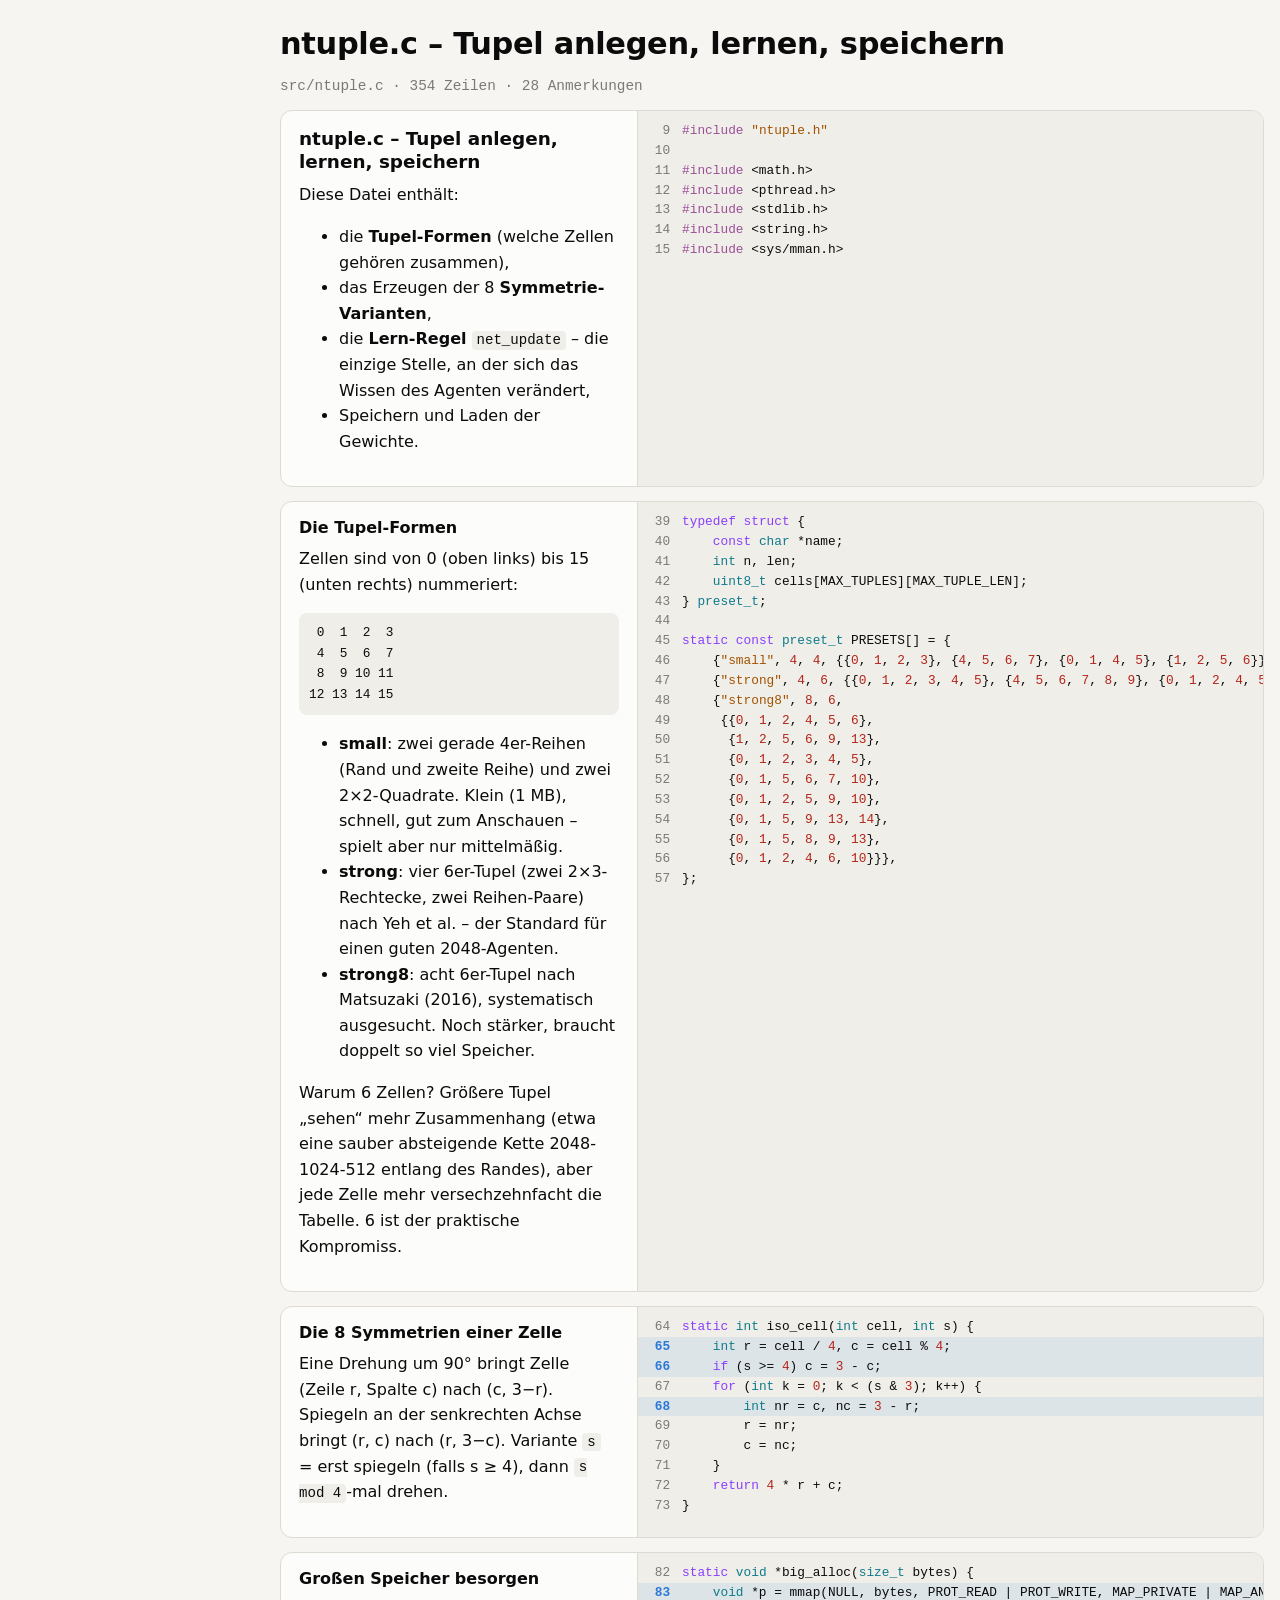
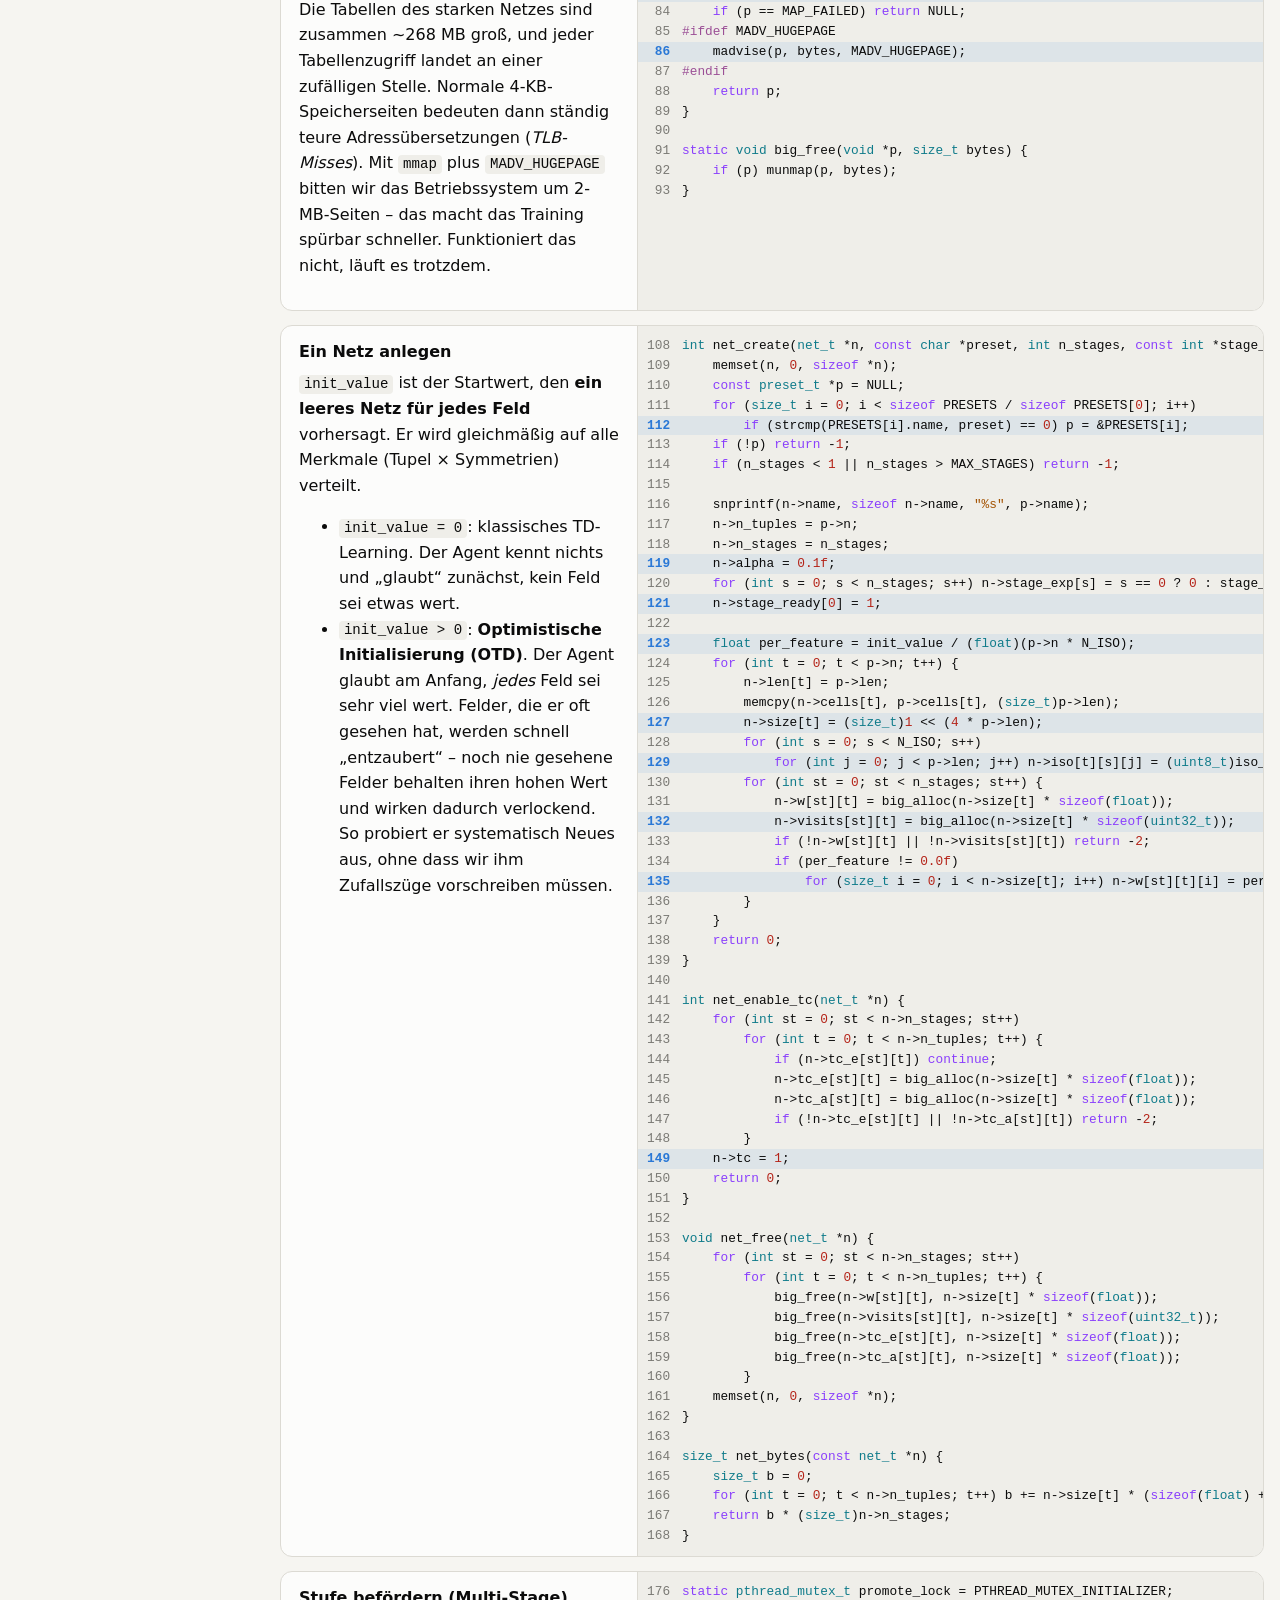
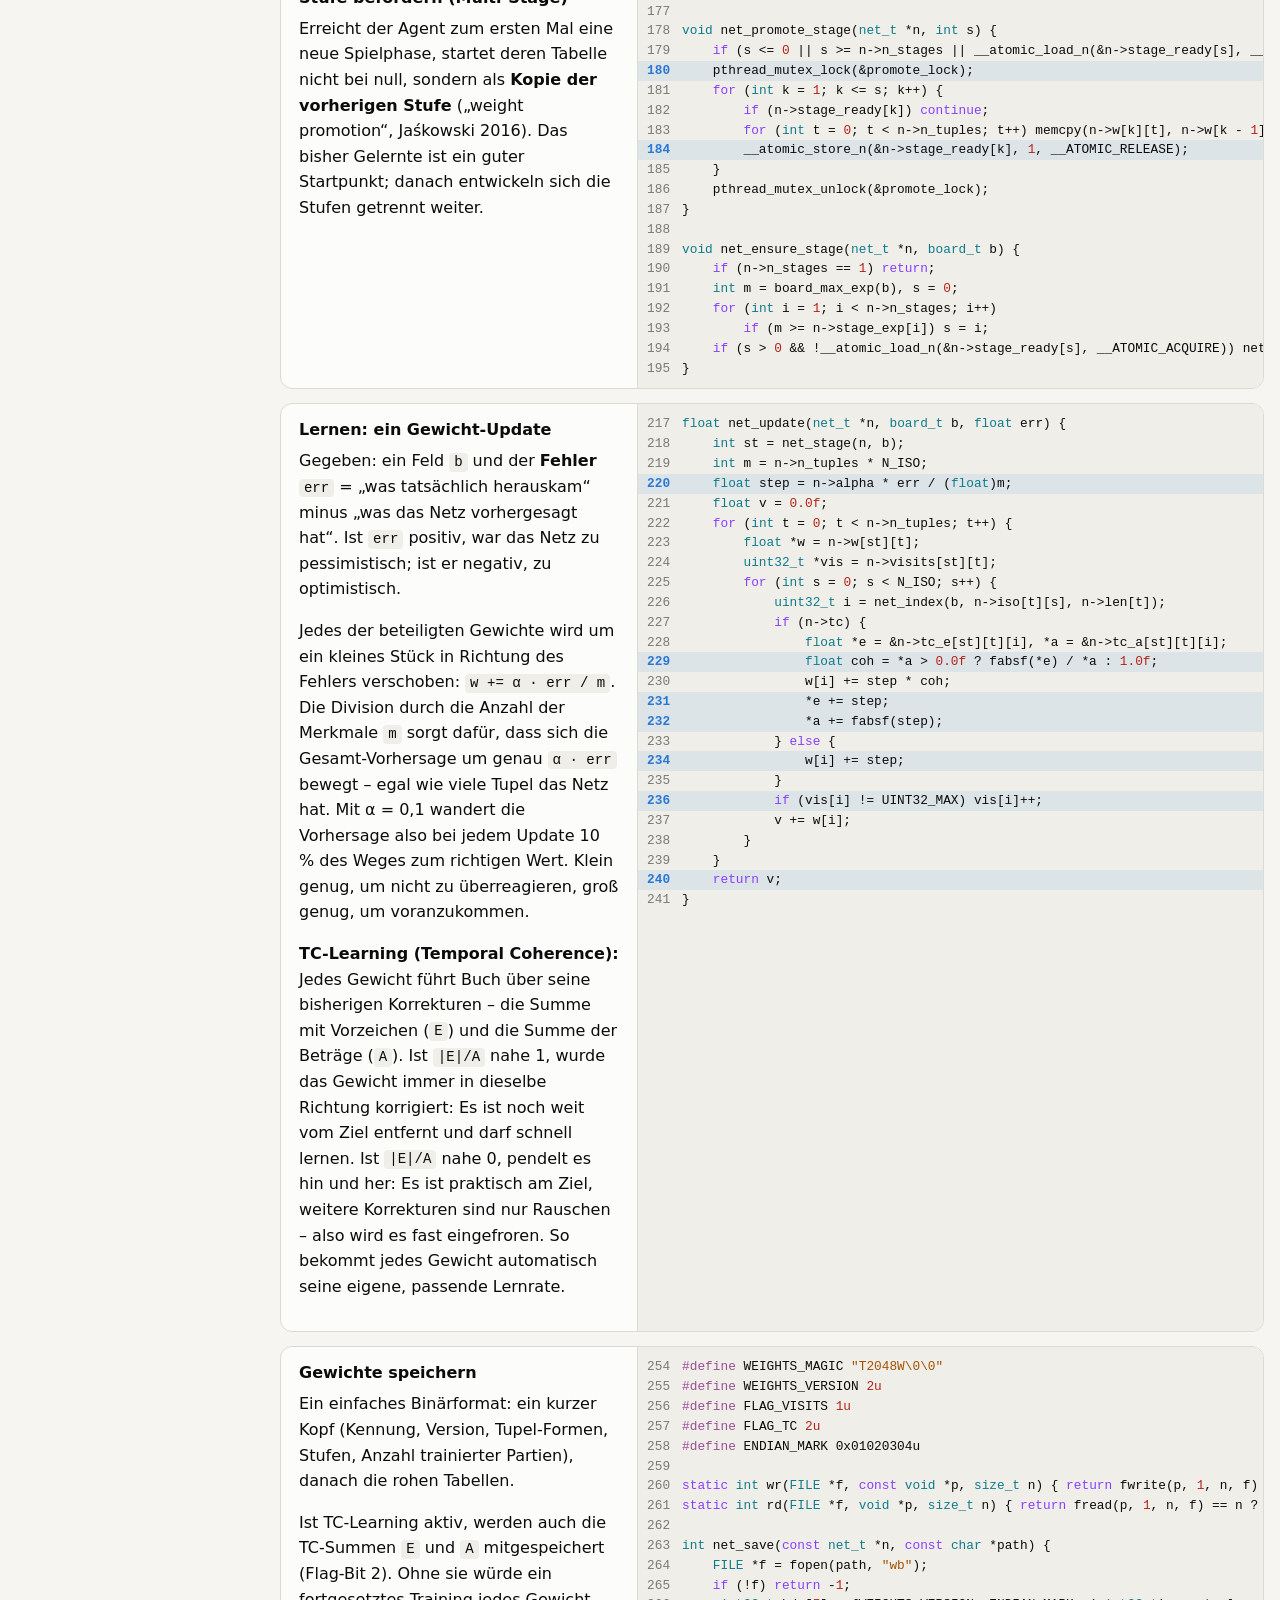
<file: web/code.html>
<!doctype html>
<html lang="de">
<head>
<meta charset="utf-8">
<meta name="viewport" content="width=device-width, initial-scale=1">
<title>tuple-2048 – Code-Rundgang</title>
<meta name="description" content="Alle C-Module des selbstlernenden 2048-Agenten, Abschnitt für Abschnitt und Zeile für Zeile erklärt.">
<link rel="icon" href="data:image/svg+xml,%3Csvg xmlns='http://www.w3.org/2000/svg' viewBox='0 0 32 32'%3E%3Crect width='32' height='32' rx='7' fill='%23edc22e'/%3E%3Ctext x='16' y='21' font-size='11' font-family='Arial' font-weight='700' text-anchor='middle' fill='white'%3E2048%3C/text%3E%3C/svg%3E">
<link rel="stylesheet" href="css/style.css">
</head>
<body>
<header class="topbar">
  <a class="brand" href="index.html"><span class="brand-tile">2048</span> tuple-2048</a>
  <nav class="topnav" aria-label="Bereiche">
    <a href="index.html">Lernseite</a>
    <a href="code.html" aria-current="page">Code-Rundgang</a>
  </nav>
  <button class="theme-btn" type="button">☾ Dunkel</button>
</header>

<main class="wrap wide">
  <section class="hero" style="padding-bottom:8px">
    <div class="kicker">Code-Rundgang</div>
    <h1>Das Programm, Zeile für Zeile</h1>
    <p class="lead">Rund 2000 Zeilen C, keine einzige externe Bibliothek. Links steht jeweils die Erklärung, rechts der Code.
      Zeilen mit <b style="color:var(--accent)">blauer Nummer</b> haben eine eigene Anmerkung – einfach anklicken.
      Die Erklärungen stehen als Kommentare direkt im Quelltext (<code>/*@ … */</code> und <code>//@</code>) und werden
      daraus automatisch erzeugt; sie können also nicht veralten.</p>
  </section>

  <section class="chapter" id="architektur" style="padding-top:20px">
    <h2>Die Architektur auf einen Blick</h2>
    <div class="split">
      <div class="card">
        <svg class="arch" viewBox="0 0 760 430" role="img" aria-label="Architekturdiagramm: main ruft train, train nutzt td, td nutzt ntuple und board, Ausgabe über io an die Webseite">
          <defs>
            <marker id="arrow" viewBox="0 0 10 10" refX="9" refY="5" markerWidth="7" markerHeight="7" orient="auto-start-reverse">
              <path d="M0,0 L10,5 L0,10 z" fill="var(--text-3)"/>
            </marker>
          </defs>
          <g class="box"><rect x="300" y="12" width="160" height="52" rx="10"/><text x="380" y="35" text-anchor="middle" font-weight="700">main.c</text><text class="sub" x="380" y="52" text-anchor="middle">Kommandozeile</text></g>
          <g class="box"><rect x="120" y="104" width="180" height="52" rx="10"/><text x="210" y="127" text-anchor="middle" font-weight="700">train.c</text><text class="sub" x="210" y="144" text-anchor="middle">Threads, Meilensteine</text></g>
          <g class="box"><rect x="460" y="104" width="180" height="52" rx="10"/><text x="550" y="127" text-anchor="middle" font-weight="700">search.c</text><text class="sub" x="550" y="144" text-anchor="middle">Expectimax (nur Spielen)</text></g>
          <g class="box hot"><rect x="290" y="196" width="180" height="52" rx="10"/><text x="380" y="219" text-anchor="middle" font-weight="700">td.c</text><text class="sub" x="380" y="236" text-anchor="middle">Zug wählen + TD-Lernen</text></g>
          <g class="box hot"><rect x="120" y="290" width="180" height="52" rx="10"/><text x="210" y="313" text-anchor="middle" font-weight="700">ntuple.c</text><text class="sub" x="210" y="330" text-anchor="middle">V(s) = Σ Gewichte</text></g>
          <g class="box hot"><rect x="460" y="290" width="180" height="52" rx="10"/><text x="550" y="313" text-anchor="middle" font-weight="700">board.c</text><text class="sub" x="550" y="330" text-anchor="middle">64-Bit-Spielfeld, Tabellen</text></g>
          <g class="box"><rect x="560" y="12" width="180" height="52" rx="10"/><text x="650" y="35" text-anchor="middle" font-weight="700">io.c</text><text class="sub" x="650" y="52" text-anchor="middle">CSV · JSON · JSONL</text></g>
          <g class="box"><rect x="20" y="372" width="720" height="44" rx="10"/><text x="380" y="399" text-anchor="middle">runs/… → tools/bundle.py → web/data/runs.js → diese Webseite</text></g>
          <path class="edge" d="M330,64 L240,104"/>
          <path class="edge" d="M430,64 L520,104"/>
          <path class="edge" d="M240,156 L340,196"/>
          <path class="edge" d="M520,156 L420,196"/>
          <path class="edge" d="M340,248 L240,290"/>
          <path class="edge" d="M420,248 L520,290"/>
          <path class="edge" d="M300,316 L460,316"/>
          <path class="edge data" d="M650,64 L650,90 L700,90 L700,372"/>
          <path class="edge data" d="M300,120 Q520,70 560,48"/>
        </svg>
      </div>
      <div class="explain">
        <h3>Von unten nach oben gelesen</h3>
        <ul>
          <li><b>board</b> – das Spiel selbst. Ein Feld ist eine 64-Bit-Zahl, ein Zug sind vier Tabellen-Nachschläge.</li>
          <li><b>ntuple</b> – die Bewertung. Tupel lesen Zellen ab, schlagen Gewichte nach und summieren.</li>
          <li><b>td</b> – Entscheiden und Lernen. Bester Zug = höchstes <i>Punkte + Wert</i>; nach der Partie rückwärts korrigieren.</li>
          <li><b>search</b> – optionale Vorausschau für Vorführungen.</li>
          <li><b>train</b> – organisiert Tausende Partien auf mehreren Threads und hält an Meilensteinen an.</li>
          <li><b>io</b> – schreibt, was die Webseite anzeigt.</li>
          <li><b>main</b> – macht aus all dem ein Kommandozeilen-Programm.</li>
        </ul>
        <p class="small muted">Die blau umrandeten Module sind der „heiße Pfad“: Hier verbringt das Training 99 % seiner Zeit.</p>
      </div>
    </div>
  </section>

  <div class="code-layout">
    <nav class="code-nav" id="code-nav" aria-label="Module"></nav>
    <div id="modules"></div>
  </div>
</main>
<footer><div class="wrap">tuple-2048 · Code-Rundgang erzeugt von <code>tools/gen_codepage.py</code> · <a href="index.html">zurück zur Lernseite</a></div></footer>

<script src="data/code.js"></script>
<script src="js/common.js"></script>
<script src="js/codepage.js"></script>
</body>
</html>
</file>
<file: web/css/style.css>
/* tuple-2048 – shared styles for the learning page and the code walkthrough */

:root {
  color-scheme: light;
  --bg: #f6f5f1;
  --surface: #fcfcfb;
  --surface-2: #efeee9;
  --border: #dcdad3;
  --text: #0b0b0b;
  --text-2: #52514e;
  --text-3: #7a7974;
  --accent: #2a78d6;
  --accent-soft: #e3eefb;
  --good: #1f8a4c;
  --bad: #c9372c;
  --s1: #2a78d6;
  --s2: #eb6834;
  --s3: #1baf7a;
  --s4: #eda100;
  --s5: #e87ba4;
  --grid: #e6e4de;
  --board: #bbada0;
  --cell: #cdc1b4;
  --shadow: 0 1px 2px rgba(0, 0, 0, .06), 0 4px 16px rgba(0, 0, 0, .05);
  --mono: ui-monospace, "SF Mono", "Cascadia Code", "JetBrains Mono", Menlo, Consolas, monospace;
  --sans: system-ui, -apple-system, "Segoe UI", Roboto, "Helvetica Neue", Arial, sans-serif;
  --code-kw: #8a3ffc;
  --code-type: #0f7b8a;
  --code-str: #a35200;
  --code-num: #b42318;
  --code-com: #6b7a6b;
  --code-pre: #9b4f96;
}

@media (prefers-color-scheme: dark) {
  :root:not([data-theme="light"]) {
    color-scheme: dark;
    --bg: #121211;
    --surface: #1a1a19;
    --surface-2: #232321;
    --border: #383835;
    --text: #ffffff;
    --text-2: #c3c2b7;
    --text-3: #908f87;
    --accent: #5598e7;
    --accent-soft: #1d2c40;
    --good: #4cc27e;
    --bad: #ef6b60;
    --s1: #3987e5;
    --s2: #d95926;
    --s3: #199e70;
    --s4: #c98500;
    --s5: #d55181;
    --grid: #2c2c2a;
    --board: #4a4540;
    --cell: #5c5650;
    --shadow: 0 1px 2px rgba(0, 0, 0, .4);
    --code-kw: #c39bff;
    --code-type: #5fc7d4;
    --code-str: #f2a86b;
    --code-num: #ff8a80;
    --code-com: #8fa08f;
    --code-pre: #e29be0;
  }
}

:root[data-theme="dark"] {
  color-scheme: dark;
  --bg: #121211;
  --surface: #1a1a19;
  --surface-2: #232321;
  --border: #383835;
  --text: #ffffff;
  --text-2: #c3c2b7;
  --text-3: #908f87;
  --accent: #5598e7;
  --accent-soft: #1d2c40;
  --good: #4cc27e;
  --bad: #ef6b60;
  --s1: #3987e5;
  --s2: #d95926;
  --s3: #199e70;
  --s4: #c98500;
  --s5: #d55181;
  --grid: #2c2c2a;
  --board: #4a4540;
  --cell: #5c5650;
  --shadow: 0 1px 2px rgba(0, 0, 0, .4);
  --code-kw: #c39bff;
  --code-type: #5fc7d4;
  --code-str: #f2a86b;
  --code-num: #ff8a80;
  --code-com: #8fa08f;
  --code-pre: #e29be0;
}

* { box-sizing: border-box; }
html { scroll-behavior: smooth; }
body {
  margin: 0;
  background: var(--bg);
  color: var(--text);
  font: 16px/1.6 var(--sans);
  -webkit-font-smoothing: antialiased;
}
a { color: var(--accent); }
code { font-family: var(--mono); font-size: .88em; background: var(--surface-2); padding: .1em .35em; border-radius: 4px; }
h1, h2, h3, h4 { line-height: 1.25; margin: 0 0 .5em; }
h1 { font-size: clamp(1.9rem, 4vw, 2.8rem); letter-spacing: -.02em; }
h2 { font-size: clamp(1.4rem, 3vw, 1.9rem); letter-spacing: -.01em; }
h3 { font-size: 1.15rem; }
p { margin: 0 0 1em; }
button, select, input { font: inherit; color: inherit; }

/* ---- top bar ---- */
.topbar {
  position: sticky; top: 0; z-index: 20;
  display: flex; align-items: center; gap: 16px;
  padding: 10px 16px;
  background: color-mix(in srgb, var(--bg) 88%, transparent);
  backdrop-filter: blur(8px);
  border-bottom: 1px solid var(--border);
}
.brand { font-weight: 700; letter-spacing: -.01em; text-decoration: none; color: var(--text); display: flex; align-items: center; gap: 8px; }
.brand-tile { width: 28px; height: 28px; border-radius: 6px; background: #edc22e; color: #fff; font-size: 8.5px; letter-spacing: -.02em; display: grid; place-items: center; font-weight: 800; }
.topnav { display: flex; gap: 4px; margin-left: auto; flex-wrap: wrap; }
.topnav a {
  text-decoration: none; color: var(--text-2); padding: 6px 12px; border-radius: 8px; font-size: .95rem;
}
.topnav a[aria-current="page"] { background: var(--accent-soft); color: var(--accent); font-weight: 600; }
.theme-btn { border: 1px solid var(--border); background: var(--surface); border-radius: 8px; padding: 5px 10px; cursor: pointer; }

/* ---- layout ---- */
.wrap { max-width: 1120px; margin: 0 auto; padding: 0 16px; }
.wrap.wide { max-width: 1480px; }
.hero { padding: 56px 0 24px; }
.hero .lead { font-size: 1.15rem; color: var(--text-2); max-width: 760px; }
section.chapter { padding: 40px 0; border-top: 1px solid var(--border); scroll-margin-top: 56px; }
.module { scroll-margin-top: 64px; }
.kicker { text-transform: uppercase; font-size: .78rem; letter-spacing: .08em; color: var(--accent); font-weight: 700; margin-bottom: 6px; }
.split { display: grid; grid-template-columns: minmax(0, 1.25fr) minmax(0, 1fr); gap: 28px; align-items: start; }
.split.rev { grid-template-columns: minmax(0, 1fr) minmax(0, 1.25fr); }
@media (max-width: 860px) {
  .split, .split.rev { grid-template-columns: minmax(0, 1fr); }
}
.card {
  background: var(--surface); border: 1px solid var(--border); border-radius: 14px;
  padding: 20px; box-shadow: var(--shadow);
}
.explain { background: var(--surface); border-left: 4px solid var(--accent); border-radius: 0 14px 14px 0; padding: 18px 20px; }
.explain h3 { margin-top: 0; }
.explain p:last-child { margin-bottom: 0; }
.muted { color: var(--text-2); }
.small { font-size: .88rem; }
.note-box { background: var(--accent-soft); border-radius: 10px; padding: 12px 14px; font-size: .95rem; }

/* ---- stat tiles ---- */
.stats { display: grid; grid-template-columns: repeat(auto-fit, minmax(160px, 1fr)); gap: 12px; margin: 24px 0 8px; }
.stat { background: var(--surface); border: 1px solid var(--border); border-radius: 12px; padding: 14px 16px; }
.stat .v { font-size: 1.7rem; font-weight: 700; letter-spacing: -.02em; font-variant-numeric: tabular-nums; }
.stat .l { color: var(--text-2); font-size: .88rem; }

/* ---- controls ---- */
.controls { display: flex; flex-wrap: wrap; gap: 8px; align-items: center; margin: 0 0 14px; }
.btn {
  border: 1px solid var(--border); background: var(--surface); padding: 7px 14px; border-radius: 9px; cursor: pointer;
  font-size: .95rem; min-height: 38px;
}
.btn:hover { border-color: var(--accent); }
.btn.primary { background: var(--accent); border-color: var(--accent); color: #fff; }
.btn[aria-pressed="true"] { background: var(--accent-soft); border-color: var(--accent); color: var(--accent); font-weight: 600; }
.seg { display: inline-flex; border: 1px solid var(--border); border-radius: 9px; overflow: hidden; flex-wrap: wrap; }
.seg button { border: 0; background: var(--surface); padding: 7px 12px; cursor: pointer; font-size: .9rem; min-height: 36px; }
.seg button + button { border-left: 1px solid var(--border); }
.seg button[aria-pressed="true"] { background: var(--accent); color: #fff; }
select { border: 1px solid var(--border); background: var(--surface); border-radius: 9px; padding: 7px 10px; min-height: 38px; }
input[type="range"] { accent-color: var(--accent); }
label.inline { display: inline-flex; align-items: center; gap: 8px; color: var(--text-2); font-size: .92rem; }

/* ---- 2048 board ---- */
.board {
  --size: min(100%, 420px);
  width: var(--size); aspect-ratio: 1; position: relative;
  background: var(--board); border-radius: 10px; padding: 3%;
  touch-action: none; user-select: none;
}
.board .cells, .board .tiles, .board .marks { position: absolute; inset: 3%; }
.board .marks { pointer-events: none; }
.board .mark { position: absolute; width: 22.75%; height: 22.75%; border-radius: 6px; }
.board.mini .mark { width: 22%; height: 22%; border-radius: 3px; }
.board .mark.hl { box-shadow: inset 0 0 0 3px var(--hl, #2a78d6), 0 0 0 2px var(--hl, #2a78d6); background: color-mix(in srgb, var(--hl, #2a78d6) 14%, transparent); }
.board.mini .mark.hl { box-shadow: inset 0 0 0 2px var(--hl, #2a78d6); }
.board .cell, .board .tile {
  position: absolute; width: 22.75%; height: 22.75%; border-radius: 6px;
}
.board .cell { background: var(--cell); }
.board .tile {
  display: grid; place-items: center; font-weight: 800; color: #776e65;
  transition: left var(--anim, 100ms) ease-in-out, top var(--anim, 100ms) ease-in-out;
  font-size: clamp(12px, 4.2vw, 30px);
  container-type: inline-size;
}
.board.mini { border-radius: 6px; padding: 4%; }
.board.mini .cells, .board.mini .tiles, .board.mini .marks { inset: 4%; }
.board.mini .cell, .board.mini .tile { width: 22%; height: 22%; border-radius: 3px; }
.tile span { font-size: 38cqw; line-height: 1; }
.tile.n3 span { font-size: 32cqw; } .tile.n4 span { font-size: 26cqw; } .tile.n5 span { font-size: 21cqw; }
.tile.pop { animation: pop 160ms ease-out; }
.tile.merge { animation: merge 160ms ease-out; }
@keyframes pop { from { transform: scale(.2); } to { transform: scale(1); } }
@keyframes merge { 50% { transform: scale(1.14); } }
.tile.hl { outline: 3px solid var(--hl, #2a78d6); outline-offset: -3px; }
.cell.hl { box-shadow: inset 0 0 0 3px var(--hl, #2a78d6); }
.cell.dim, .tile.dim { opacity: .28; }

.e1 { background: #eee4da; } .e2 { background: #ede0c8; }
.e3 { background: #f2b179; color: #f9f6f2 !important; } .e4 { background: #f59563; color: #f9f6f2 !important; }
.e5 { background: #f67c5f; color: #f9f6f2 !important; } .e6 { background: #f65e3b; color: #f9f6f2 !important; }
.e7 { background: #edcf72; color: #f9f6f2 !important; } .e8 { background: #edcc61; color: #f9f6f2 !important; }
.e9 { background: #edc850; color: #f9f6f2 !important; } .e10 { background: #edc53f; color: #f9f6f2 !important; }
.e11 { background: #edc22e; color: #f9f6f2 !important; box-shadow: 0 0 18px rgba(237, 194, 46, .55); }
.e12 { background: #3c3a32; color: #f9f6f2 !important; } .e13 { background: #2f4f6f; color: #f9f6f2 !important; }
.e14 { background: #6b2f6f; color: #f9f6f2 !important; } .e15 { background: #8a1c1c; color: #f9f6f2 !important; }
.tile.any { background: transparent; border: 2px dashed rgba(0,0,0,.25); color: transparent; }

.board-row { display: flex; gap: 20px; flex-wrap: wrap; align-items: flex-start; }
.board-side { flex: 1 1 220px; min-width: 0; }

/* ---- q bars ---- */
.qbars { display: grid; gap: 6px; margin: 10px 0; }
.qbar { display: grid; grid-template-columns: 72px 1fr 82px; gap: 8px; align-items: center; font-size: .92rem; }
.qbar .track { height: 14px; background: var(--surface-2); border-radius: 4px; overflow: hidden; }
.qbar .fill { height: 100%; background: var(--text-3); border-radius: 0 4px 4px 0; transition: width 120ms; }
.qbar.best .fill { background: var(--accent); }
.qbar.best { font-weight: 700; }
.qbar .num { text-align: right; font-variant-numeric: tabular-nums; color: var(--text-2); }
.qbar.invalid { color: var(--text-3); }

/* ---- charts ---- */
.chart { position: relative; width: 100%; }
.chart svg { display: block; width: 100%; height: auto; overflow: visible; }
.chart > .tooltip { top: 0; left: 0; }
.chart .axis text { fill: var(--text-3); font-size: 12px; font-family: var(--sans); }
.chart .axis line, .chart .gridline { stroke: var(--grid); stroke-width: 1; }
.chart .line { fill: none; stroke-width: 2; stroke-linejoin: round; stroke-linecap: round; }
.chart .label { font-size: 12px; font-weight: 600; fill: var(--text); font-family: var(--sans); }
.chart .annot text { font-size: 11px; fill: var(--text-2); font-family: var(--sans); }
.chart .annot line { stroke: var(--text-3); stroke-dasharray: 3 3; }
.chart .cross { stroke: var(--text-3); stroke-width: 1; }
.tooltip {
  position: absolute; pointer-events: none; background: var(--surface); border: 1px solid var(--border);
  box-shadow: var(--shadow); border-radius: 8px; padding: 8px 10px; font-size: .85rem; white-space: nowrap; z-index: 5;
  opacity: 0; transition: opacity 80ms;
}
.tooltip .sw { display: inline-block; width: 10px; height: 3px; border-radius: 2px; vertical-align: middle; margin-right: 6px; }
.legend { display: flex; flex-wrap: wrap; gap: 14px; font-size: .88rem; color: var(--text-2); margin: 6px 0 4px; }
.legend .sw { display: inline-block; width: 14px; height: 3px; border-radius: 2px; vertical-align: middle; margin-right: 6px; }
details.table-view { margin-top: 10px; font-size: .88rem; }
details.table-view summary { cursor: pointer; color: var(--text-2); }
.tbl-scroll { max-height: 280px; overflow: auto; margin-top: 8px; border: 1px solid var(--border); border-radius: 8px; }
table.data { border-collapse: collapse; width: 100%; font-variant-numeric: tabular-nums; font-size: .9rem; }
table.data th, table.data td { padding: 4px 8px; text-align: right; border-bottom: 1px solid var(--grid); white-space: nowrap; }
table.data th { position: sticky; top: 0; background: var(--surface-2); font-weight: 600; }

/* ---- patterns ---- */
.patterns { display: grid; gap: 18px; }
.ptuple { display: grid; grid-template-columns: 110px 1fr; gap: 14px; align-items: start; }
@media (max-width: 560px) { .ptuple { grid-template-columns: 1fr; } }
.pgrid { display: grid; grid-template-columns: repeat(auto-fill, minmax(78px, 1fr)); gap: 10px; }
.pitem { text-align: center; font-size: .78rem; color: var(--text-2); }
.pitem .board { --size: 100%; }

/* ---- glossary ---- */
.term { border-bottom: 1px dotted var(--accent); cursor: help; position: relative; }
.term-pop {
  position: absolute; z-index: 30; max-width: 300px; background: var(--surface); border: 1px solid var(--border);
  box-shadow: var(--shadow); border-radius: 10px; padding: 10px 12px; font-size: .9rem; line-height: 1.45;
}
dl.glossary { display: grid; grid-template-columns: minmax(120px, 200px) 1fr; gap: 8px 20px; }
dl.glossary dt { font-weight: 700; }
dl.glossary dd { margin: 0; color: var(--text-2); }
@media (max-width: 560px) { dl.glossary { grid-template-columns: 1fr; } dl.glossary dd { margin-bottom: 8px; } }

/* ---- TD step ---- */
.td-flow { display: grid; grid-template-columns: 1fr auto 1fr; gap: 12px; align-items: center; }
@media (max-width: 560px) { .td-flow { grid-template-columns: 1fr; } .td-flow .arrow { transform: rotate(90deg); justify-self: center; } }
.td-flow .arrow { font-size: 1.6rem; color: var(--text-3); text-align: center; }
.formula { font-family: var(--mono); background: var(--surface-2); border-radius: 10px; padding: 12px 14px; font-size: .92rem; overflow-x: auto; }
.formula .pos { color: var(--good); font-weight: 700; }
.formula .neg { color: var(--bad); font-weight: 700; }

/* ---- lens ---- */
.lens-list { display: grid; gap: 4px; font-size: .9rem; font-variant-numeric: tabular-nums; }
.lens-row { display: grid; grid-template-columns: 22px 1fr 90px; gap: 8px; align-items: center; padding: 3px 6px; border-radius: 6px; cursor: default; }
.lens-row:hover, .lens-row.active { background: var(--accent-soft); }
.lens-row .dot { width: 12px; height: 12px; border-radius: 3px; }
.lens-row .val { text-align: right; }
.lens-sum { border-top: 1px solid var(--border); margin-top: 6px; padding-top: 6px; font-weight: 700; display: flex; justify-content: space-between; }

/* ---- footer ---- */
footer { border-top: 1px solid var(--border); padding: 28px 0 48px; color: var(--text-3); font-size: .9rem; }

/* ---- code walkthrough ---- */
.code-layout { display: grid; grid-template-columns: 240px minmax(0, 1fr); gap: 24px; padding-top: 24px; }
@media (max-width: 900px) { .code-layout { grid-template-columns: minmax(0, 1fr); } .code-nav { position: static !important; max-height: none !important; } }
.code-nav { position: sticky; top: 64px; align-self: start; max-height: calc(100vh - 80px); overflow: auto; font-size: .92rem; }
.code-nav .grp { text-transform: uppercase; font-size: .72rem; letter-spacing: .08em; color: var(--text-3); margin: 14px 0 4px; font-weight: 700; }
.code-nav a { display: block; text-decoration: none; color: var(--text-2); padding: 4px 8px; border-radius: 6px; font-family: var(--mono); font-size: .85rem; }
.code-nav a.active, .code-nav a:hover { background: var(--accent-soft); color: var(--accent); }
.module { margin-bottom: 48px; }
.module-head { display: flex; align-items: baseline; gap: 12px; flex-wrap: wrap; margin: 8px 0 12px; }
.module-head .file { font-family: var(--mono); font-size: .9rem; color: var(--text-3); }
.sec { display: grid; grid-template-columns: minmax(0, 4fr) minmax(0, 7fr); border: 1px solid var(--border); border-radius: 12px; overflow: hidden; margin-bottom: 14px; background: var(--surface); }
@media (max-width: 1100px) { .sec { grid-template-columns: minmax(0, 1fr); } }
.sec-doc { padding: 16px 18px; border-right: 1px solid var(--border); }
@media (max-width: 1100px) { .sec-doc { border-right: 0; border-bottom: 1px solid var(--border); } }
.sec-doc h3, .sec-doc h4 { margin-top: 0; }
.sec-doc table { border-collapse: collapse; font-size: .88rem; margin: 0 0 1em; }
.sec-doc th, .sec-doc td { border: 1px solid var(--border); padding: 4px 8px; text-align: left; }
.sec-doc pre.diagram { font-family: var(--mono); font-size: .8rem; background: var(--surface-2); padding: 10px; border-radius: 8px; overflow-x: auto; }
.sec-code { background: var(--surface-2); overflow-x: auto; font-family: var(--mono); font-size: .8rem; line-height: 1.55; padding: 10px 0; }
.ln { display: grid; grid-template-columns: 44px auto; white-space: pre; padding-right: 12px; }
.ln .no { color: var(--text-3); text-align: right; padding-right: 12px; user-select: none; }
.ln.has-note { background: color-mix(in srgb, var(--accent) 9%, transparent); cursor: pointer; }
.ln.has-note .no { color: var(--accent); font-weight: 700; }
.ln.open { background: color-mix(in srgb, var(--accent) 18%, transparent); }
.ln-note { white-space: normal; font-family: var(--sans); font-size: .88rem; background: var(--surface); border-left: 3px solid var(--accent); margin: 2px 12px 6px 44px; padding: 6px 10px; border-radius: 0 8px 8px 0; color: var(--text); }
.notes-toggle { margin-left: auto; }
.tok-kw { color: var(--code-kw); } .tok-type { color: var(--code-type); } .tok-str { color: var(--code-str); }
.tok-num { color: var(--code-num); } .tok-com { color: var(--code-com); font-style: italic; } .tok-pre { color: var(--code-pre); }
.arch { width: 100%; max-width: 820px; }
.arch .box rect { fill: var(--surface); stroke: var(--border); stroke-width: 1.5; }
.arch .box.hot rect { stroke: var(--accent); stroke-width: 2; }
.arch text { fill: var(--text); font-family: var(--sans); font-size: 15px; }
.arch .sub { fill: var(--text-2); font-size: 12.5px; }
.arch .edge { stroke: var(--text-3); stroke-width: 1.5; fill: none; marker-end: url(#arrow); }
.arch .edge.data { stroke-dasharray: 5 4; }
label.inline select { max-width: 100%; min-width: 0; }
#rep-select { max-width: min(100%, calc(100vw - 150px)); }
.td-flow .board { --size: min(100%, 220px); margin: 0 auto; }
label.inline { max-width: 100%; min-width: 0; }
label.inline select { flex: 1 1 auto; width: 100%; }
</file>
